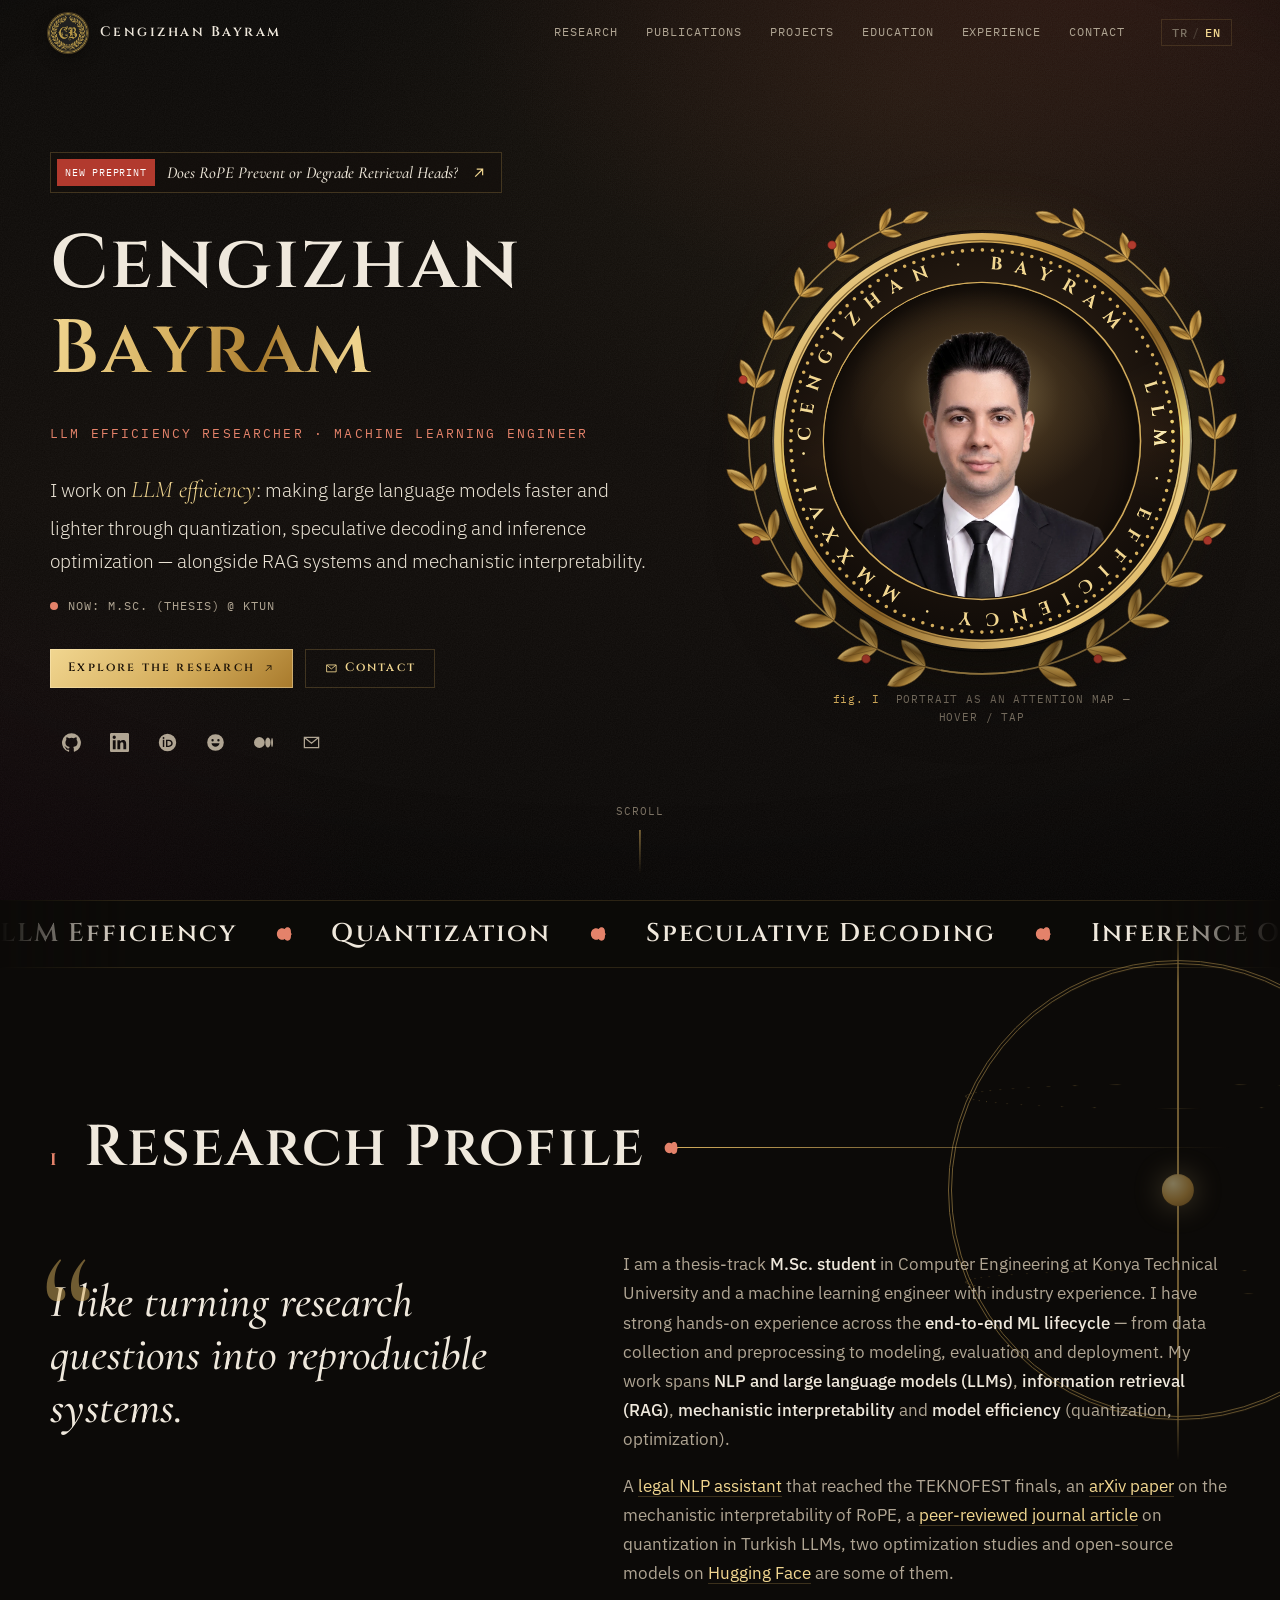
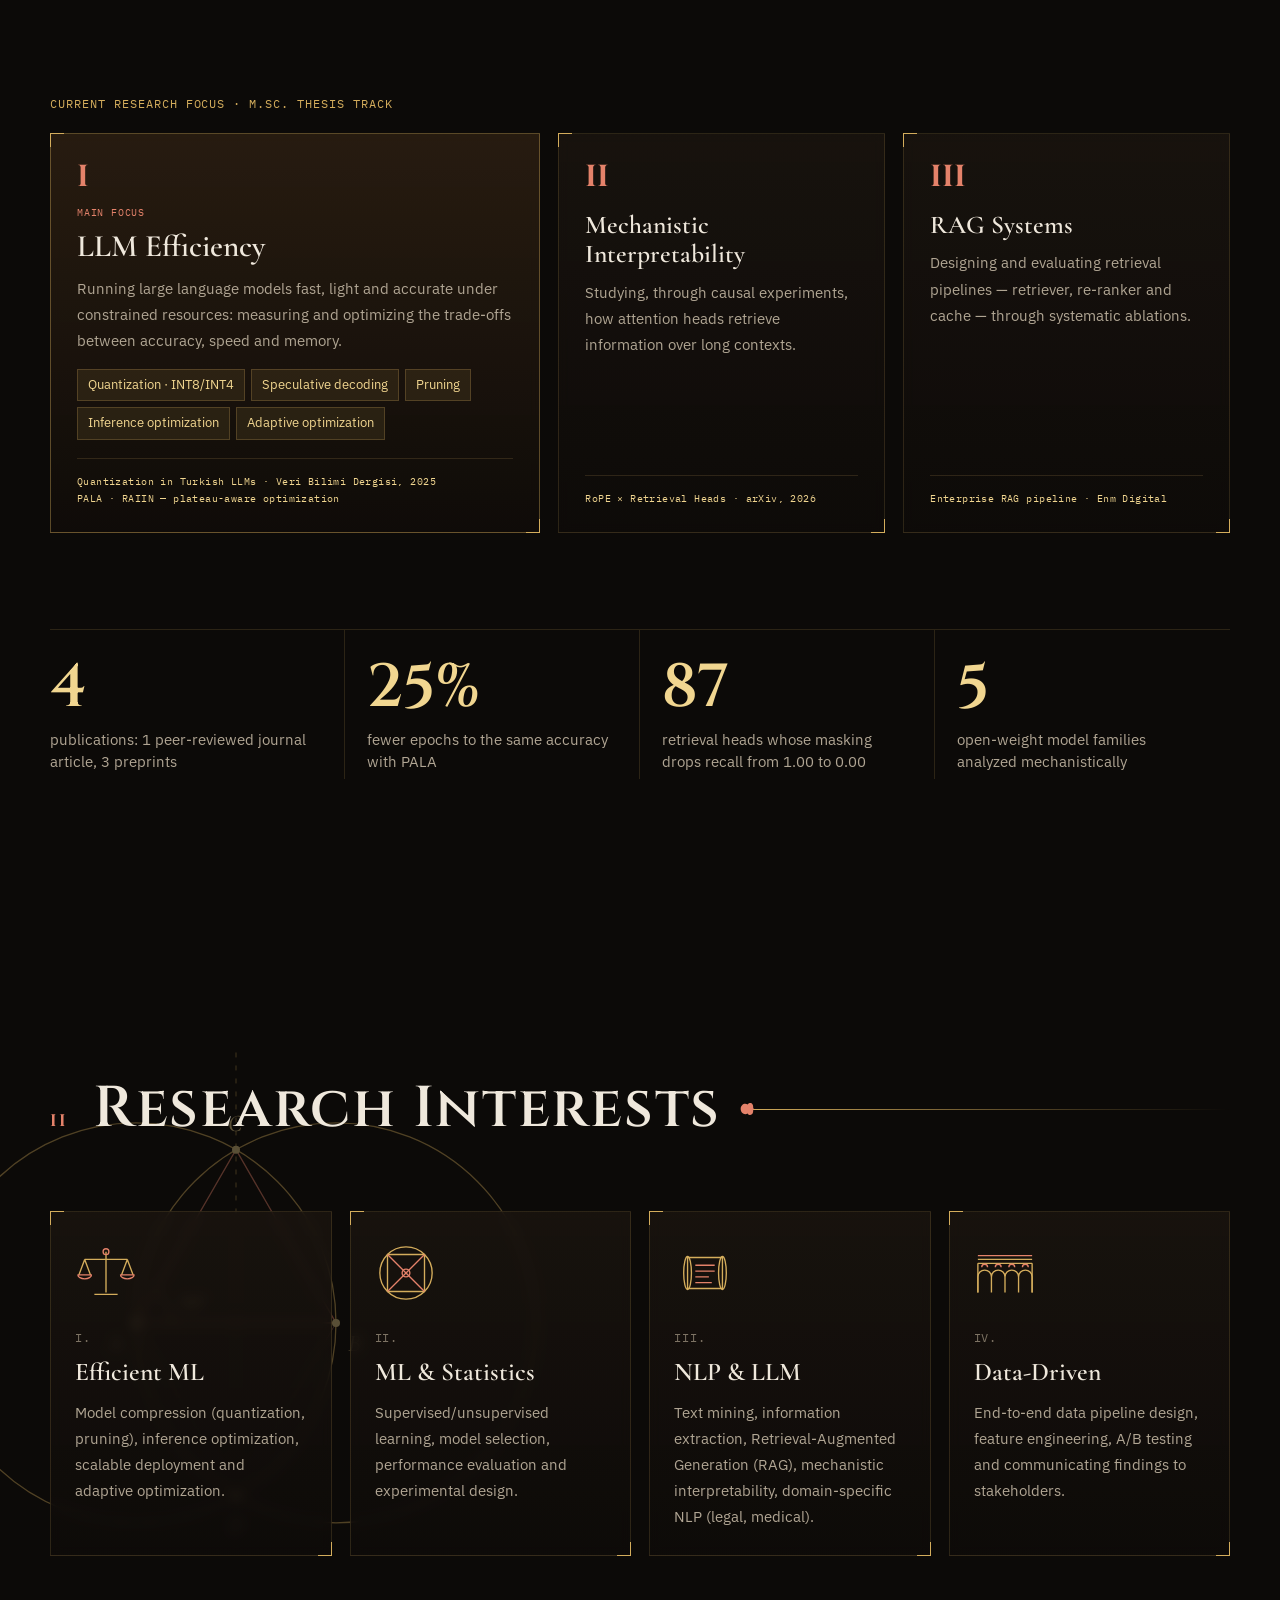
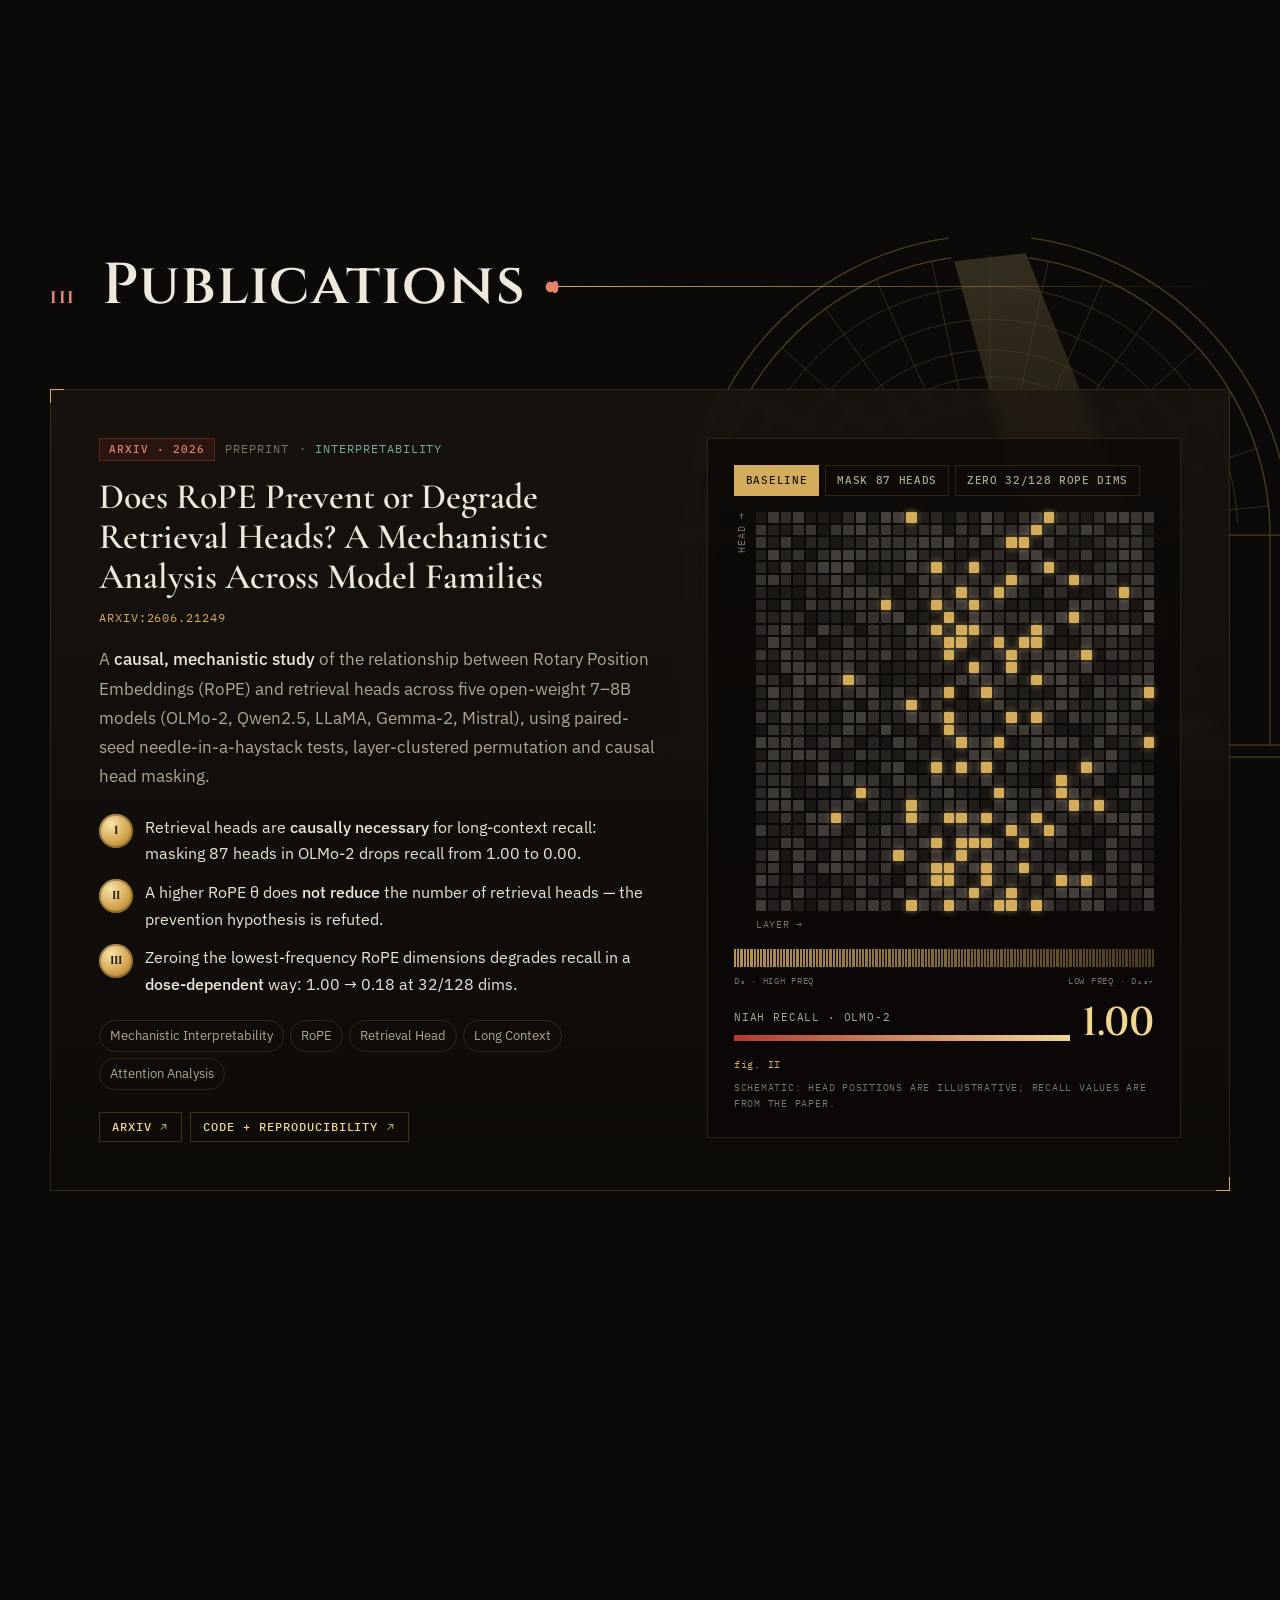
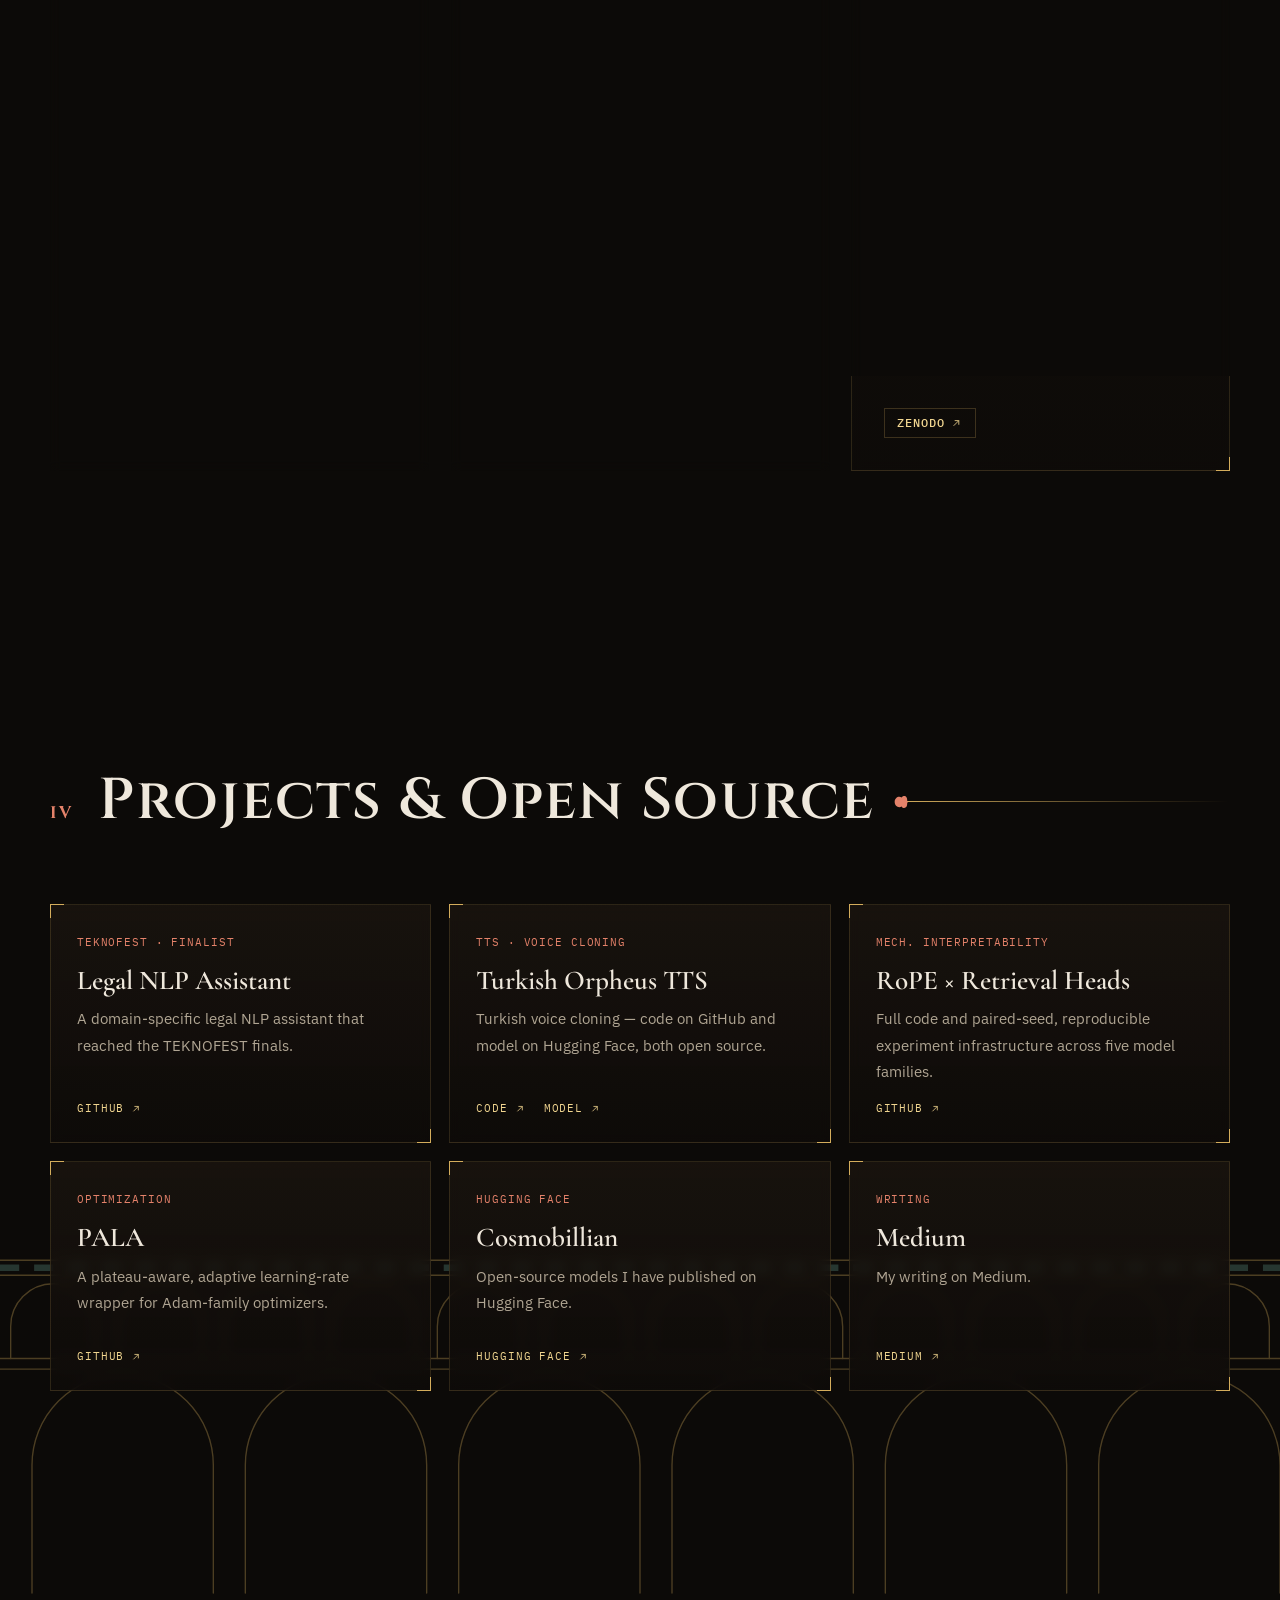
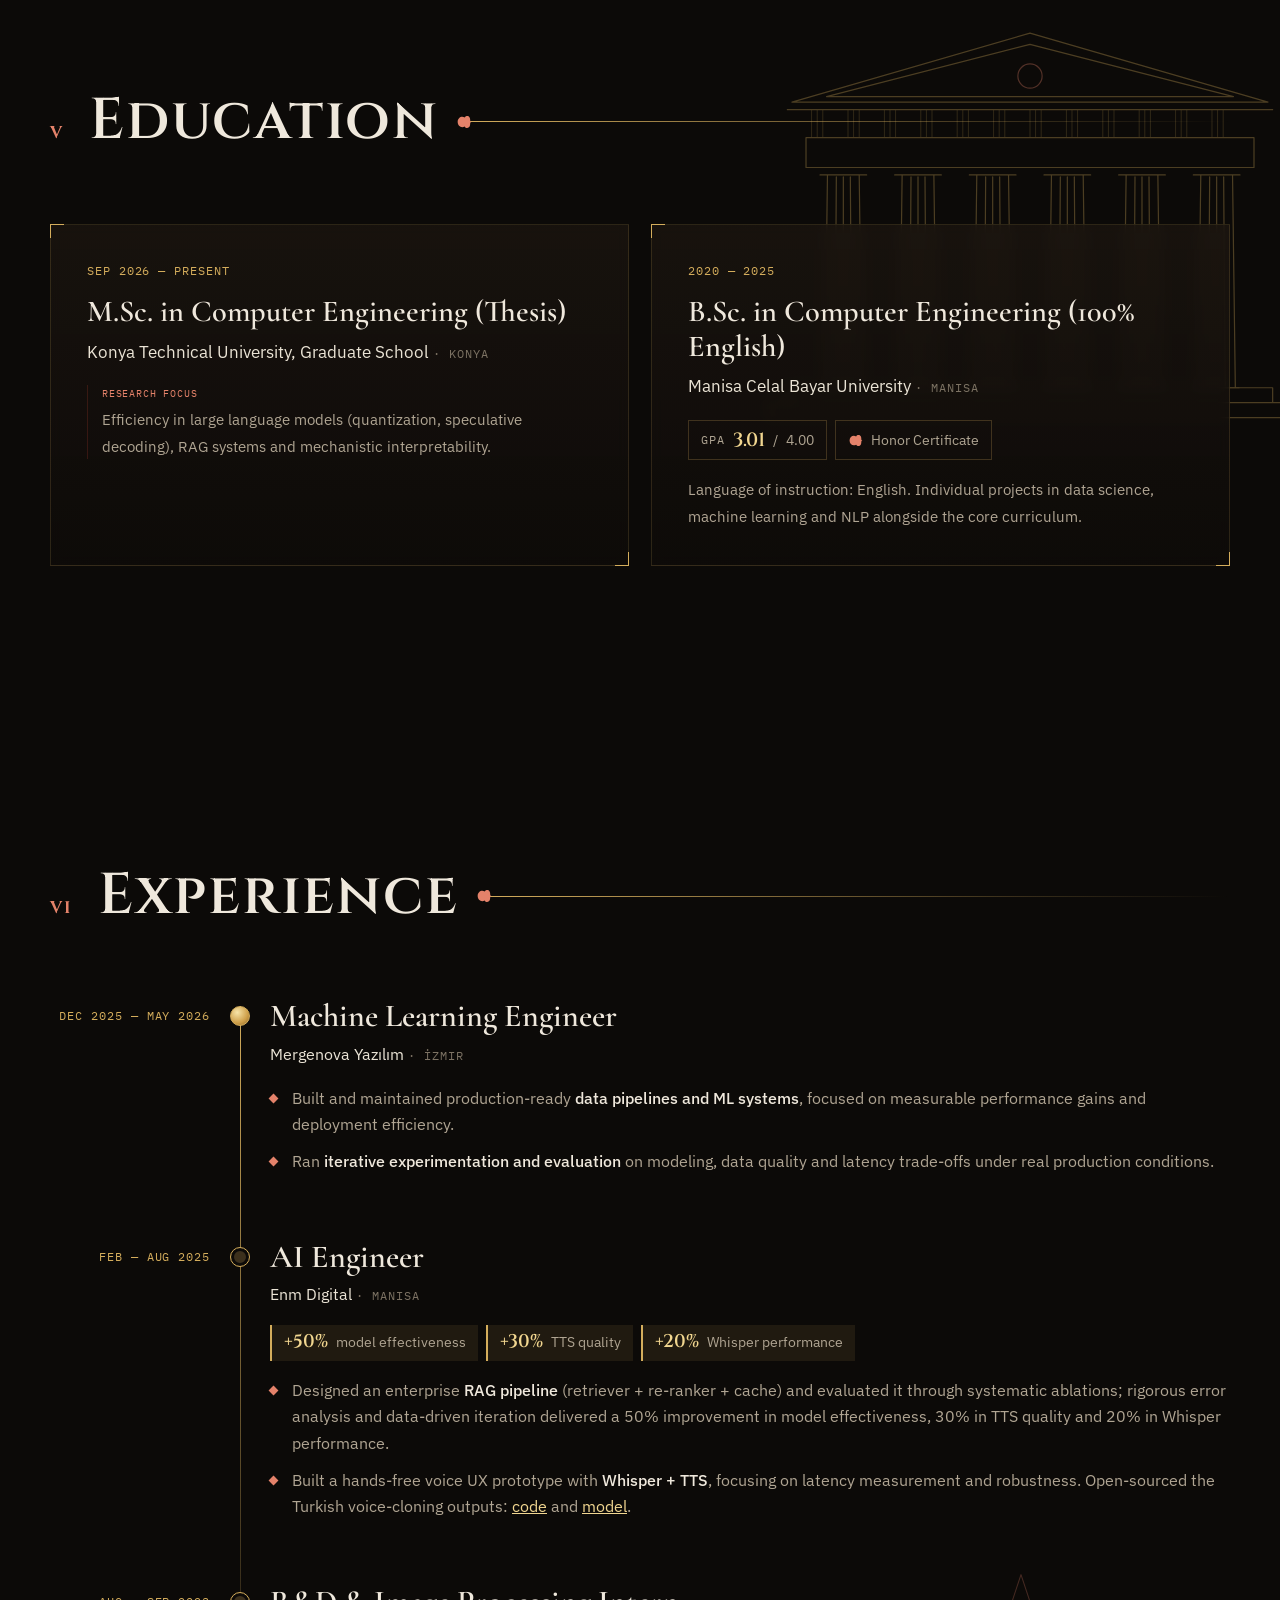
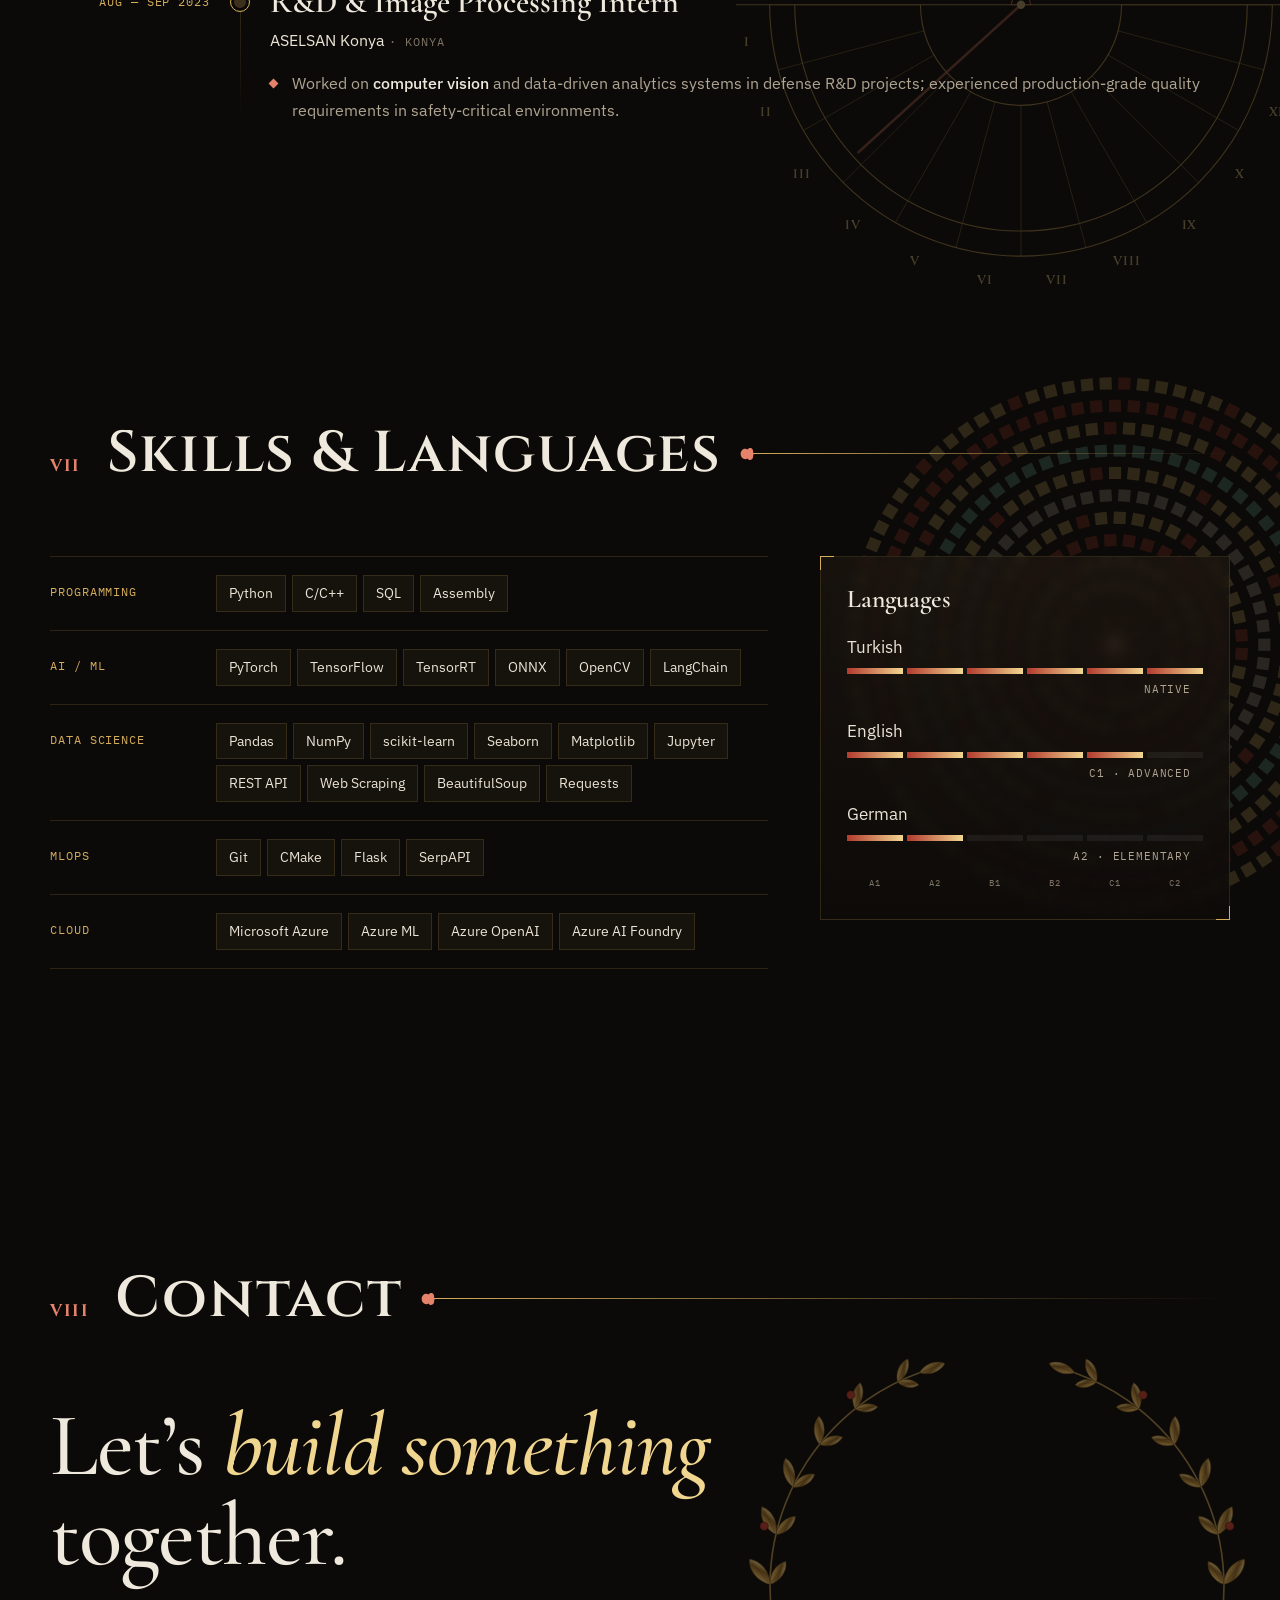
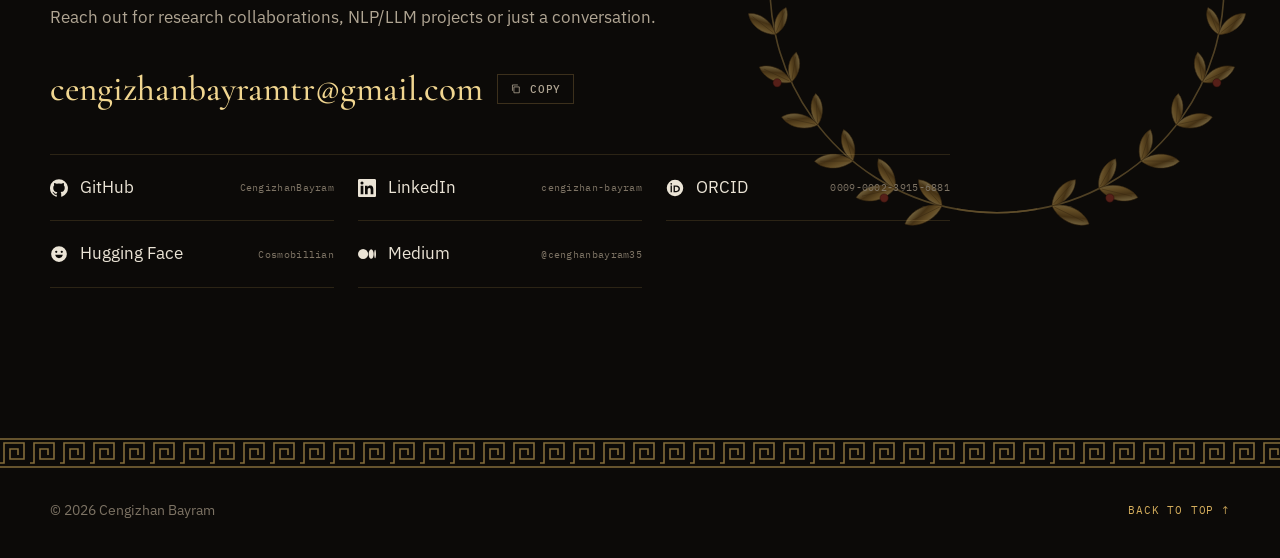
<file: roma/index.html>
<!doctype html>
<html lang="tr" data-lang="tr">
<head>
  <meta charset="utf-8">
  <meta name="viewport" content="width=device-width, initial-scale=1, viewport-fit=cover">
  <meta name="robots" content="noindex">
  <title>Cengizhan Bayram — LLM Efficiency · NLP Research</title>
  <meta name="description" content="Cengizhan Bayram — LLM verimliliği araştırmacısı: nicemleme, speculative decoding, çıkarım optimizasyonu; RAG ve mekanistik yorumlanabilirlik. / LLM efficiency researcher: quantization, speculative decoding, inference optimization; RAG and mechanistic interpretability.">
  <meta name="author" content="Cengizhan Bayram">
  <meta name="theme-color" content="#0c0a08">
  <link rel="canonical" href="https://cengizhanbayram.github.io/">
  <link rel="icon" href="../assets/img/favicon-96.png" sizes="96x96" type="image/png">
  <link rel="icon" href="../assets/img/favicon-32.png" sizes="32x32" type="image/png">
  <link rel="apple-touch-icon" href="../assets/img/apple-touch-icon.png">

  <meta property="og:type" content="profile">
  <meta property="og:title" content="Cengizhan Bayram — LLM Efficiency · NLP Research">
  <meta property="og:description" content="LLM efficiency: quantization, speculative decoding and inference optimization — plus RAG and mechanistic interpretability.">
  <meta property="og:url" content="https://cengizhanbayram.github.io/">
  <meta property="og:image" content="https://cengizhanbayram.github.io/assets/img/portrait.jpg">
  <meta name="twitter:card" content="summary">

  <script>
    (function () {
      var d = document.documentElement, l;
      d.classList.add('js');
      try { l = localStorage.getItem('lang'); } catch (e) {}
      if (l !== 'tr' && l !== 'en') l = /^tr\b/i.test(navigator.language || '') ? 'tr' : 'en';
      d.setAttribute('data-lang', l);
      d.setAttribute('lang', l);
    })();
  </script>

  <link rel="preconnect" href="https://fonts.googleapis.com">
  <link rel="preconnect" href="https://fonts.gstatic.com" crossorigin>
  <link href="https://fonts.googleapis.com/css2?family=Cinzel:wght@500;600;700&family=Cormorant+Garamond:ital,wght@0,400;0,500;0,600;1,400;1,500&family=IBM+Plex+Mono:wght@400;500&family=IBM+Plex+Sans:wght@300;400;500;600&display=swap" rel="stylesheet">
  <link rel="stylesheet" href="../assets/css/style.css">

  <script type="application/ld+json">
  {
    "@context": "https://schema.org",
    "@type": "Person",
    "name": "Cengizhan Bayram",
    "jobTitle": "Machine Learning Engineer",
    "url": "https://cengizhanbayram.github.io/",
    "image": "https://cengizhanbayram.github.io/assets/img/portrait.jpg",
    "email": "mailto:cengizhanbayramtr@gmail.com",
    "address": { "@type": "PostalAddress", "addressLocality": "Konya", "addressCountry": "TR" },
    "affiliation": { "@type": "CollegeOrUniversity", "name": "Konya Technical University" },
    "alumniOf": { "@type": "CollegeOrUniversity", "name": "Manisa Celal Bayar University" },
    "knowsAbout": ["LLM Efficiency", "Quantization", "Speculative Decoding", "Inference Optimization", "Large Language Models", "Retrieval-Augmented Generation", "Mechanistic Interpretability", "Natural Language Processing"],
    "sameAs": [
      "https://github.com/CengizhanBayram",
      "https://www.linkedin.com/in/cengizhan-bayram",
      "https://orcid.org/0009-0002-3915-6881",
      "https://medium.com/@cenghanbayram35",
      "https://huggingface.co/Cosmobillian"
    ]
  }
  </script>
</head>
<body>

<!-- ============ shared SVG defs ============ -->
<svg class="defs" width="0" height="0" aria-hidden="true" focusable="false">
  <defs>
    <!-- hedera: the ivy-leaf word divider of Roman inscriptions -->
    <symbol id="i-hedera" viewBox="-12 -12 24 24">
      <path d="M-9.5 0C-9.5-6.2-3.6-9.6 1-6.6 2.4-9.4 6.6-9.8 8.4-6.8 10.2-3.8 8.2-.6 11 0 8.2.6 10.2 3.8 8.4 6.8 6.6 9.8 2.4 9.4 1 6.6-3.6 9.6-9.5 6.2-9.5 0Z"/>
    </symbol>
    <symbol id="i-github" viewBox="0 0 24 24"><path d="M12 .3a12 12 0 0 0-3.8 23.38c.6.11.82-.26.82-.58l-.02-2.04c-3.34.73-4.04-1.61-4.04-1.61-.55-1.39-1.33-1.76-1.33-1.76-1.09-.74.08-.73.08-.73 1.2.09 1.84 1.24 1.84 1.24 1.07 1.83 2.81 1.3 3.5 1 .1-.78.42-1.31.76-1.61-2.67-.3-5.47-1.33-5.47-5.93 0-1.31.47-2.38 1.24-3.22-.14-.3-.54-1.52.1-3.18 0 0 1.01-.32 3.3 1.23a11.5 11.5 0 0 1 6 0c2.28-1.55 3.29-1.23 3.29-1.23.64 1.66.24 2.88.12 3.18a4.65 4.65 0 0 1 1.23 3.22c0 4.61-2.8 5.63-5.48 5.92.42.36.81 1.1.81 2.22l-.01 3.29c0 .32.21.7.82.58A12 12 0 0 0 12 .3"/></symbol>
    <symbol id="i-linkedin" viewBox="0 0 24 24"><path d="M20.45 20.45h-3.56v-5.57c0-1.33-.02-3.04-1.85-3.04-1.85 0-2.14 1.45-2.14 2.94v5.67H9.35V9h3.41v1.56h.05c.48-.9 1.64-1.85 3.37-1.85 3.6 0 4.27 2.37 4.27 5.46v6.28ZM5.34 7.43a2.06 2.06 0 1 1 0-4.13 2.06 2.06 0 0 1 0 4.13Zm1.78 13.02H3.56V9h3.56v11.45ZM22.22 0H1.77C.79 0 0 .77 0 1.73v20.54C0 23.23.79 24 1.77 24h20.45c.98 0 1.78-.77 1.78-1.73V1.73C24 .77 23.2 0 22.22 0Z"/></symbol>
    <symbol id="i-orcid" viewBox="0 0 24 24"><path fill-rule="evenodd" d="M12 1a11 11 0 1 0 0 22 11 11 0 0 0 0-22ZM7 5.2a1.15 1.15 0 1 0 0 2.3 1.15 1.15 0 0 0 0-2.3ZM6.1 8.6v9h1.8v-9H6.1Zm4 0v9h3.6c3 0 4.9-2 4.9-4.5s-1.9-4.5-4.9-4.5h-3.6Zm1.8 1.6h1.7c2 0 3.1 1.3 3.1 2.9S15.6 16 13.6 16h-1.7v-5.8Z"/></symbol>
    <symbol id="i-medium" viewBox="0 0 24 24"><path d="M13.54 12a6.8 6.8 0 0 1-6.77 6.82A6.8 6.8 0 0 1 0 12a6.8 6.8 0 0 1 6.77-6.82A6.8 6.8 0 0 1 13.54 12Zm7.42 0c0 3.54-1.51 6.42-3.38 6.42-1.87 0-3.39-2.88-3.39-6.42s1.52-6.42 3.39-6.42 3.38 2.88 3.38 6.42ZM24 12c0 3.17-.53 5.75-1.19 5.75-.66 0-1.19-2.58-1.19-5.75s.53-5.75 1.19-5.75C23.47 6.25 24 8.83 24 12Z"/></symbol>
    <symbol id="i-hf" viewBox="0 0 24 24"><path fill-rule="evenodd" d="M12 1.5a10.5 10.5 0 1 0 0 21 10.5 10.5 0 0 0 0-21ZM8.3 7.6a1.5 1.5 0 1 0 0 3 1.5 1.5 0 0 0 0-3Zm7.4 0a1.5 1.5 0 1 0 0 3 1.5 1.5 0 0 0 0-3ZM6.9 13.1c.5 2.6 2.6 4.4 5.1 4.4s4.6-1.8 5.1-4.4H6.9Z"/></symbol>
    <symbol id="i-mail" viewBox="0 0 24 24"><path fill="none" stroke="currentColor" stroke-width="1.6" d="M3 5.5h18v13H3z M3.5 6l8.5 7 8.5-7"/></symbol>
    <symbol id="i-arrow" viewBox="0 0 24 24"><path fill="none" stroke="currentColor" stroke-width="1.6" d="M7 17 17 7M9 7h8v8"/></symbol>
    <symbol id="i-down" viewBox="0 0 24 24"><path fill="none" stroke="currentColor" stroke-width="1.6" d="M12 4v12m-5-5 5 5 5-5M5 20h14"/></symbol>
    <symbol id="i-copy" viewBox="0 0 24 24"><path fill="none" stroke="currentColor" stroke-width="1.6" d="M8 8h11v12H8z M5 16V4h11"/></symbol>

    <linearGradient id="g-gold" x1="0" y1="0" x2="1" y2="1">
      <stop offset="0" stop-color="#f7e4a8"/>
      <stop offset=".32" stop-color="#cfa04a"/>
      <stop offset=".58" stop-color="#8c6426"/>
      <stop offset=".82" stop-color="#ecca7c"/>
      <stop offset="1" stop-color="#a87a2c"/>
    </linearGradient>
    <radialGradient id="g-ivory" cx=".5" cy=".4" r=".65">
      <stop offset="0" stop-color="#fdfaf3"/>
      <stop offset=".75" stop-color="#efe6d4"/>
      <stop offset="1" stop-color="#ddd0b6"/>
    </radialGradient>
    <radialGradient id="g-field" cx=".5" cy=".42" r=".62">
      <stop offset="0" stop-color="#3a2a1a"/>
      <stop offset=".7" stop-color="#1a120c"/>
      <stop offset="1" stop-color="#0e0a07"/>
    </radialGradient>
  </defs>
</svg>

<!-- ============ backdrop ============ -->
<div class="bg-wash" aria-hidden="true"></div>
<div class="grain" aria-hidden="true"></div>
<div class="vignette" aria-hidden="true"></div>

<a class="skip" href="#research"><span lang="tr">İçeriğe geç</span><span lang="en">Skip to content</span></a>

<!-- ============ nav ============ -->
<header class="nav" id="nav">
  <div class="progress" id="progress"></div>
  <div class="nav-inner">
    <a class="brand" href="#top" aria-label="Cengizhan Bayram">
      <img class="brand-coin" src="../assets/img/emblem-128.png" alt="" width="40" height="40">
      <span class="brand-text">Cengizhan Bayram</span>
    </a>
    <nav class="nav-links" id="nav-links" aria-label="Site">
      <a href="#research"><span lang="tr">Araştırma</span><span lang="en">Research</span></a>
      <a href="#publications"><span lang="tr">Yayınlar</span><span lang="en">Publications</span></a>
      <a href="#projects"><span lang="tr">Projeler</span><span lang="en">Projects</span></a>
      <a href="#education"><span lang="tr">Eğitim</span><span lang="en">Education</span></a>
      <a href="#experience"><span lang="tr">Deneyim</span><span lang="en">Experience</span></a>
      <a href="#contact"><span lang="tr">İletişim</span><span lang="en">Contact</span></a>
    </nav>
    <div class="nav-tools">
      <button class="lang" id="lang-toggle" type="button" aria-label="Dil / Language">
        <span data-l="tr">TR</span><span class="lang-sep">/</span><span data-l="en">EN</span>
      </button>
      <button class="burger" id="burger" type="button" aria-label="Menü" aria-expanded="false" aria-controls="nav-links">
        <span></span><span></span>
      </button>
    </div>
  </div>
</header>

<main>

<!-- ============ hero ============ -->
<section class="hero" id="top">
  <div class="wrap hero-grid">
    <div class="hero-text">
      <a class="latest reveal" href="https://arxiv.org/abs/2606.21249" target="_blank" rel="noopener">
        <span class="latest-tag mono"><span lang="tr">Yeni ön baskı</span><span lang="en">New preprint</span></span>
        <span class="latest-title">Does RoPE Prevent or Degrade Retrieval Heads?</span>
        <svg class="ic"><use href="#i-arrow"/></svg>
      </a>

      <h1 class="hero-name" aria-label="Cengizhan Bayram">
        <span class="line split">Cengizhan</span>
        <span class="line split accent">Bayram</span>
      </h1>

      <p class="hero-role mono">
        <span lang="tr" class="scramble">LLM Verimliliği Araştırmacısı · Makine Öğrenmesi Mühendisi</span>
        <span lang="en" class="scramble">LLM Efficiency Researcher · Machine Learning Engineer</span>
      </p>

      <p class="hero-lead reveal">
        <span lang="tr"><em>LLM verimliliği</em> üzerine çalışıyorum: büyük dil modellerini nicemleme, speculative decoding ve çıkarım optimizasyonuyla daha hızlı ve daha hafif hale getirmek. Yanında RAG sistemleri ve mekanistik yorumlanabilirlik.</span>
        <span lang="en">I work on <em>LLM efficiency</em>: making large language models faster and lighter through quantization, speculative decoding and inference optimization — alongside RAG systems and mechanistic interpretability.</span>
      </p>

      <p class="hero-now mono reveal">
        <span class="pulse" aria-hidden="true"></span>
        <span lang="tr">Şu an: Tezli Yüksek Lisans @ KTÜN</span>
        <span lang="en">Now: M.Sc. (thesis) @ KTUN</span>
      </p>

      <div class="hero-cta reveal">
        <a class="btn btn-gold" href="#publications">
          <span lang="tr">Araştırmayı keşfet</span><span lang="en">Explore the research</span>
          <svg class="ic"><use href="#i-arrow"/></svg>
        </a>
        <a class="btn btn-ghost" href="#contact">
          <svg class="ic"><use href="#i-mail"/></svg> <span lang="tr">İletişim</span><span lang="en">Contact</span>
        </a>
      </div>

      <ul class="socials reveal">
        <li><a href="https://github.com/CengizhanBayram" target="_blank" rel="noopener" aria-label="GitHub"><svg class="ic"><use href="#i-github"/></svg></a></li>
        <li><a href="https://www.linkedin.com/in/cengizhan-bayram" target="_blank" rel="noopener" aria-label="LinkedIn"><svg class="ic"><use href="#i-linkedin"/></svg></a></li>
        <li><a href="https://orcid.org/0009-0002-3915-6881" target="_blank" rel="noopener" aria-label="ORCID"><svg class="ic"><use href="#i-orcid"/></svg></a></li>
        <li><a href="https://huggingface.co/Cosmobillian" target="_blank" rel="noopener" aria-label="Hugging Face"><svg class="ic"><use href="#i-hf"/></svg></a></li>
        <li><a href="https://medium.com/@cenghanbayram35" target="_blank" rel="noopener" aria-label="Medium"><svg class="ic"><use href="#i-medium"/></svg></a></li>
        <li><a href="mailto:cengizhanbayramtr@gmail.com" aria-label="E-mail"><svg class="ic"><use href="#i-mail"/></svg></a></li>
      </ul>
    </div>

    <div class="hero-art">
      <div class="coin-wrap" id="coin">
        <svg class="laurel" id="laurel" viewBox="-300 -300 600 600" aria-hidden="true"></svg>

        <div class="coin-tilt"><div class="coin-flip">
        <div class="coin coin-front">
          <svg class="coin-rim" viewBox="0 0 400 400" aria-hidden="true">
            <defs>
              <path id="legend-path" d="M200 200m-164 0a164 164 0 1 1 328 0 164 164 0 1 1-328 0"/>
            </defs>
            <circle cx="200" cy="200" r="198" fill="url(#g-gold)"/>
            <circle cx="200" cy="200" r="191" fill="none" stroke="#5c4018" stroke-width="1.2" opacity=".7"/>
            <circle cx="200" cy="200" r="189" fill="url(#g-field)"/>
            <circle class="beads" cx="200" cy="200" r="182"/>
            <g class="legend-rot">
              <text class="legend"><textPath href="#legend-path" textLength="1020" lengthAdjust="spacing">CENGIZHAN · BAYRAM · LLM · EFFICIENCY · MMXXVI ·</textPath></text>
            </g>
            <circle class="inner-ring" cx="200" cy="200" r="151"/>
          </svg>

          <div class="coin-field">
            <div class="field-halo"></div>
            <canvas class="portrait-dots" id="portrait-dots" aria-hidden="true"></canvas>
            <img class="portrait-img" id="portrait-img" src="../assets/img/portrait-cutout.webp" alt="Cengizhan Bayram" width="900" height="959" decoding="async">
          </div>
          <div class="coin-sheen" aria-hidden="true"></div>
        </div>
          <div class="coin coin-back" aria-hidden="true">
            <svg class="coin-rim" viewBox="0 0 400 400">
              <defs>
                <path id="legend-path-back" d="M200 200m-164 0a164 164 0 1 1 328 0 164 164 0 1 1-328 0"/>
              </defs>
              <circle cx="200" cy="200" r="198" fill="url(#g-gold)"/>
              <circle cx="200" cy="200" r="191" fill="none" stroke="#5c4018" stroke-width="1.2" opacity=".7"/>
              <circle cx="200" cy="200" r="189" fill="url(#g-ivory)"/>
              <circle class="beads" cx="200" cy="200" r="182"/>
              <g class="legend-rot">
                <text class="legend"><textPath href="#legend-path-back" textLength="1020" lengthAdjust="spacing">BEŞİKTAŞ · KARA KARTAL · MCMIII · BEŞİKTAŞ · KARA KARTAL · MCMIII ·</textPath></text>
              </g>
              <circle class="inner-ring" cx="200" cy="200" r="151"/>
              <image class="rev-logo" href="../assets/img/bjk.webp" x="105" y="86" width="190" height="228" preserveAspectRatio="xMidYMid meet"/>
            </svg>
          </div>
        </div></div>
      </div>
      <p class="fig-cap mono">
        <span class="fig-no">fig. I</span>
        <span lang="tr">portre, bir dikkat haritası olarak — üzerine gel / dokun</span>
        <span lang="en">portrait as an attention map — hover / tap</span>
      </p>
    </div>
  </div>

  <a class="scroll-cue mono" href="#research">
    <span lang="tr">kaydır</span><span lang="en">scroll</span>
    <span class="scroll-line"></span>
  </a>
</section>

<!-- ============ marquee ============ -->
<div class="marquee" aria-hidden="true">
  <div class="marquee-track">
    <ul class="marquee-list">
      <li><span lang="tr">LLM Verimliliği</span><span lang="en">LLM Efficiency</span></li>
      <li><span lang="tr">Nicemleme</span><span lang="en">Quantization</span></li>
      <li>Speculative Decoding</li>
      <li><span lang="tr">Çıkarım Optimizasyonu</span><span lang="en">Inference Optimization</span></li>
      <li><span lang="tr">Büyük Dil Modelleri</span><span lang="en">Large Language Models</span></li>
      <li><span lang="tr">Mekanistik Yorumlanabilirlik</span><span lang="en">Mechanistic Interpretability</span></li>
      <li>RAG</li>
      <li><span lang="tr">Doğal Dil İşleme</span><span lang="en">Natural Language Processing</span></li>
    </ul>
  </div>
</div>

<!-- ============ I research profile ============ -->
<section class="section" id="research" data-art="armillary">
  <div class="wrap">
    <header class="sec-head reveal">
      <span class="sec-idx">I</span>
      <h2 class="sec-title"><span lang="tr">Araştırma Profili</span><span lang="en">Research Profile</span></h2>
      <span class="sec-line"><svg><use href="#i-hedera"/></svg></span>
    </header>

    <div class="about-grid">
      <blockquote class="pull reveal">
        <span class="pull-mark" aria-hidden="true">“</span>
        <span lang="tr">Araştırma sorularını tekrarlanabilir sistemlere dönüştürmeyi seviyorum.</span>
        <span lang="en">I like turning research questions into reproducible systems.</span>
      </blockquote>

      <div class="about-text reveal">
        <p lang="tr">Konya Teknik Üniversitesi Bilgisayar Mühendisliği <strong>tezli yüksek lisans</strong> öğrencisi ve sektör deneyimine sahip bir makine öğrenmesi mühendisiyim. Veri toplama ve ön işlemeden modellemeye, değerlendirmeye ve canlıya almaya kadar <strong>uçtan uca makine öğrenmesi süreçlerinde</strong> güçlü uygulama deneyimim var. Çalışmalarım <strong>NLP ve büyük dil modelleri (LLM)</strong>, <strong>bilgi erişimi (RAG)</strong>, <strong>mekanistik yorumlanabilirlik</strong> ve <strong>model verimliliği</strong> (nicemleme, optimizasyon) alanlarını kapsıyor.</p>
        <p lang="tr">TEKNOFEST finaline kalan bir <a href="https://github.com/CengizhanBayram/TeknofestHackathonLawLanguageMotion" target="_blank" rel="noopener">hukuk NLP asistanı</a>, RoPE’nin mekanistik yorumlanabilirliği üzerine bir <a href="https://arxiv.org/abs/2606.21249" target="_blank" rel="noopener">arXiv makalesi</a>, Türkçe LLM’lerde nicemleme üzerine <a href="https://dergipark.org.tr/tr/pub/veri/article/1837255" target="_blank" rel="noopener">hakemli bir dergi makalesi</a>, iki optimizasyon çalışması ve <a href="https://huggingface.co/Cosmobillian" target="_blank" rel="noopener">Hugging Face</a> üzerinde açık kaynak modeller bunlardan bazıları.</p>

        <p lang="en">I am a thesis-track <strong>M.Sc. student</strong> in Computer Engineering at Konya Technical University and a machine learning engineer with industry experience. I have strong hands-on experience across the <strong>end-to-end ML lifecycle</strong> — from data collection and preprocessing to modeling, evaluation and deployment. My work spans <strong>NLP and large language models (LLMs)</strong>, <strong>information retrieval (RAG)</strong>, <strong>mechanistic interpretability</strong> and <strong>model efficiency</strong> (quantization, optimization).</p>
        <p lang="en">A <a href="https://github.com/CengizhanBayram/TeknofestHackathonLawLanguageMotion" target="_blank" rel="noopener">legal NLP assistant</a> that reached the TEKNOFEST finals, an <a href="https://arxiv.org/abs/2606.21249" target="_blank" rel="noopener">arXiv paper</a> on the mechanistic interpretability of RoPE, a <a href="https://dergipark.org.tr/tr/pub/veri/article/1837255" target="_blank" rel="noopener">peer-reviewed journal article</a> on quantization in Turkish LLMs, two optimization studies and open-source models on <a href="https://huggingface.co/Cosmobillian" target="_blank" rel="noopener">Hugging Face</a> are some of them.</p>
      </div>
    </div>

    <div class="focus">
      <p class="focus-head mono reveal"><span lang="tr">Güncel araştırma odağı · tezli yüksek lisans</span><span lang="en">Current research focus · M.Sc. thesis track</span></p>
      <div class="focus-grid">
        <a class="pillar pillar-main card reveal" href="#pub-quant">
          <span class="pillar-num">I</span>
          <span class="pillar-kicker mono"><span lang="tr">Ana odak</span><span lang="en">Main focus</span></span>
          <h3><span lang="tr">LLM Verimliliği</span><span lang="en">LLM Efficiency</span></h3>
          <p lang="tr">Büyük dil modellerini kısıtlı kaynaklarda hızlı, hafif ve doğru çalıştırmak: doğruluk, hız ve bellek arasındaki dengeleri ölçmek ve optimize etmek.</p>
          <p lang="en">Running large language models fast, light and accurate under constrained resources: measuring and optimizing the trade-offs between accuracy, speed and memory.</p>
          <ul class="pillar-topics">
            <li><span lang="tr">Nicemleme</span><span lang="en">Quantization</span> · INT8/INT4</li>
            <li>Speculative decoding</li>
            <li><span lang="tr">Budama</span><span lang="en">Pruning</span></li>
            <li><span lang="tr">Çıkarım optimizasyonu</span><span lang="en">Inference optimization</span></li>
            <li><span lang="tr">Uyarlanabilir optimizasyon</span><span lang="en">Adaptive optimization</span></li>
          </ul>
          <span class="pillar-ref mono">
            <span lang="tr">Türkçe LLM’lerde nicemleme · Veri Bilimi Dergisi, 2025</span><span lang="en">Quantization in Turkish LLMs · Veri Bilimi Dergisi, 2025</span><br>
            PALA · RAIIN — <span lang="tr">platoya duyarlı optimizasyon</span><span lang="en">plateau-aware optimization</span>
          </span>
        </a>
        <a class="pillar card reveal" href="#pub-rope">
          <span class="pillar-num">II</span>
          <h3><span lang="tr">Mekanistik Yorumlanabilirlik</span><span lang="en">Mechanistic Interpretability</span></h3>
          <p lang="tr">Dikkat head’lerinin uzun bağlamda bilgiyi nasıl geri çağırdığını nedensel deneylerle incelemek.</p>
          <p lang="en">Studying, through causal experiments, how attention heads retrieve information over long contexts.</p>
          <span class="pillar-ref mono">RoPE × Retrieval Heads · arXiv, 2026</span>
        </a>
        <a class="pillar card reveal" href="#experience">
          <span class="pillar-num">III</span>
          <h3><span lang="tr">RAG Sistemleri</span><span lang="en">RAG Systems</span></h3>
          <p lang="tr">Retriever, re-ranker ve önbellekten oluşan erişim hatlarını sistematik ablasyonlarla tasarlamak ve değerlendirmek.</p>
          <p lang="en">Designing and evaluating retrieval pipelines — retriever, re-ranker and cache — through systematic ablations.</p>
          <span class="pillar-ref mono"><span lang="tr">Kurumsal RAG hattı · Enm Digital</span><span lang="en">Enterprise RAG pipeline · Enm Digital</span></span>
        </a>
      </div>
    </div>

    <ul class="stats">
      <li class="stat reveal">
        <span class="stat-num"><span class="count" data-to="4">4</span></span>
        <span class="stat-label">
          <span lang="tr">yayın: 1 hakemli dergi makalesi, 3 ön baskı</span>
          <span lang="en">publications: 1 peer-reviewed journal article, 3 preprints</span>
        </span>
      </li>
      <li class="stat reveal">
        <span class="stat-num"><span lang="tr">%</span><span class="count" data-to="25">25</span><span lang="en">%</span></span>
        <span class="stat-label">
          <span lang="tr">PALA ile aynı doğruluğa daha az epoch</span>
          <span lang="en">fewer epochs to the same accuracy with PALA</span>
        </span>
      </li>
      <li class="stat reveal">
        <span class="stat-num"><span class="count" data-to="87">87</span></span>
        <span class="stat-label">
          <span lang="tr">maskelenince hatırlamayı 1,00’dan 0,00’a düşüren retrieval head</span>
          <span lang="en">retrieval heads whose masking drops recall from 1.00 to 0.00</span>
        </span>
      </li>
      <li class="stat reveal">
        <span class="stat-num"><span class="count" data-to="5">5</span></span>
        <span class="stat-label">
          <span lang="tr">mekanistik olarak incelenen açık ağırlıklı model ailesi</span>
          <span lang="en">open-weight model families analyzed mechanistically</span>
        </span>
      </li>
    </ul>
  </div>
</section>

<!-- ============ II research interests ============ -->
<section class="section" id="interests" data-art="euclid">
  <div class="wrap">
    <header class="sec-head reveal">
      <span class="sec-idx">II</span>
      <h2 class="sec-title"><span lang="tr">Araştırma İlgi Alanları</span><span lang="en">Research Interests</span></h2>
      <span class="sec-line"><svg><use href="#i-hedera"/></svg></span>
    </header>

    <div class="interests">
      <article class="interest card reveal">
        <!-- libra: a balance, for accuracy / memory / speed trade-offs -->
        <svg class="glyph" viewBox="0 0 64 64" aria-hidden="true">
          <path d="M32 10v42M20 54h24M10 18h44"/>
          <path d="M10 18 4 34M10 18l6 16M54 18l-6 16M54 18l6 16"/>
          <path class="g-accent" d="M3 34a7 4 0 0 0 14 0ZM47 34a7 4 0 0 0 14 0Z"/>
          <circle class="g-accent" cx="32" cy="10" r="3"/>
        </svg>
        <p class="card-idx mono">i.</p>
        <h3><span lang="tr">Verimli MÖ</span><span lang="en">Efficient ML</span></h3>
        <p lang="tr">Model sıkıştırma (nicemleme, budama), çıkarım optimizasyonu, ölçeklenebilir dağıtım ve uyarlanabilir optimizasyon.</p>
        <p lang="en">Model compression (quantization, pruning), inference optimization, scalable deployment and adaptive optimization.</p>
      </article>
      <article class="interest card reveal">
        <!-- ad quadratum: circle, square and their diagonals -->
        <svg class="glyph" viewBox="0 0 64 64" aria-hidden="true">
          <circle cx="32" cy="32" r="27"/>
          <rect x="12.9" y="12.9" width="38.2" height="38.2"/>
          <path class="g-accent" d="M12.9 12.9 51.1 51.1M51.1 12.9 12.9 51.1"/>
          <circle class="g-accent" cx="32" cy="32" r="4"/>
        </svg>
        <p class="card-idx mono">ii.</p>
        <h3><span lang="tr">MÖ &amp; İstatistik</span><span lang="en">ML &amp; Statistics</span></h3>
        <p lang="tr">Denetimli/denetimsiz öğrenme, model seçimi, performans değerlendirme ve deney tasarımı.</p>
        <p lang="en">Supervised/unsupervised learning, model selection, performance evaluation and experimental design.</p>
      </article>
      <article class="interest card reveal">
        <!-- volumen: an open scroll -->
        <svg class="glyph" viewBox="0 0 64 64" aria-hidden="true">
          <rect x="14" y="16" width="36" height="32"/>
          <ellipse cx="14" cy="32" rx="4" ry="17"/>
          <ellipse cx="50" cy="32" rx="4" ry="17"/>
          <path class="g-accent" d="M22 24h20M22 30h20M22 36h14M22 42h17"/>
        </svg>
        <p class="card-idx mono">iii.</p>
        <h3>NLP &amp; LLM</h3>
        <p lang="tr">Metin madenciliği, bilgi çıkarımı, Erişimle Zenginleştirilmiş Üretim (RAG), mekanistik yorumlanabilirlik, alana özgü NLP (hukuk, tıp).</p>
        <p lang="en">Text mining, information extraction, Retrieval-Augmented Generation (RAG), mechanistic interpretability, domain-specific NLP (legal, medical).</p>
      </article>
      <article class="interest card reveal">
        <!-- aqueduct: the original data pipeline -->
        <svg class="glyph" viewBox="0 0 64 64" aria-hidden="true">
          <path d="M4 18h56M4 22h56M4 52V22M60 52V22"/>
          <path d="M4 52V36a7 7 0 0 1 14 0v16M18 52V36a7 7 0 0 1 14 0v16M32 52V36a7 7 0 0 1 14 0v16M46 52V36a7 7 0 0 1 14 0v16"/>
          <path class="g-accent" d="M4 14h56"/>
          <path class="g-accent" d="M8 26a3 3 0 0 1 6 0M22 26a3 3 0 0 1 6 0M36 26a3 3 0 0 1 6 0M50 26a3 3 0 0 1 6 0"/>
        </svg>
        <p class="card-idx mono">iv.</p>
        <h3><span lang="tr">Veri Odaklı</span><span lang="en">Data-Driven</span></h3>
        <p lang="tr">Uçtan uca veri hattı tasarımı, öznitelik mühendisliği, A/B testleri ve bulguların paydaşlara aktarılması.</p>
        <p lang="en">End-to-end data pipeline design, feature engineering, A/B testing and communicating findings to stakeholders.</p>
      </article>
    </div>
  </div>
</section>

<!-- ============ III publications ============ -->
<section class="section" id="publications" data-art="dome">
  <div class="wrap">
    <header class="sec-head reveal">
      <span class="sec-idx">III</span>
      <h2 class="sec-title"><span lang="tr">Yayınlar</span><span lang="en">Publications</span></h2>
      <span class="sec-line"><svg><use href="#i-hedera"/></svg></span>
    </header>

    <!-- featured: RoPE -->
    <article class="pub-featured card reveal" id="pub-rope">
      <div class="pub-main">
        <p class="pub-meta mono">
          <span class="tag tag-red">arXiv · 2026</span>
          <span lang="tr">Ön baskı</span><span lang="en">Preprint</span>
          <span class="topic"><span lang="tr">Yorumlanabilirlik</span><span lang="en">Interpretability</span></span>
        </p>
        <h3 class="pub-title">Does RoPE Prevent or Degrade Retrieval Heads? A Mechanistic Analysis Across Model Families</h3>
        <p class="pub-venue mono">arXiv:2606.21249</p>

        <p class="pub-abs" lang="tr">Döner Konum Gömmeleri (RoPE) ile retrieval head’ler arasındaki ilişkiye dair, beş açık ağırlıklı 7–8B model (OLMo-2, Qwen2.5, LLaMA, Gemma-2, Mistral) üzerinde <strong>nedensel, mekanistik bir çalışma</strong>: eşleştirilmiş tohumlu needle-in-a-haystack testleri, katman kümeli permütasyon ve nedensel head maskeleme.</p>
        <p class="pub-abs" lang="en">A <strong>causal, mechanistic study</strong> of the relationship between Rotary Position Embeddings (RoPE) and retrieval heads across five open-weight 7–8B models (OLMo-2, Qwen2.5, LLaMA, Gemma-2, Mistral), using paired-seed needle-in-a-haystack tests, layer-clustered permutation and causal head masking.</p>

        <ol class="findings">
          <li>
            <span class="f-n">I</span>
            <p lang="tr">Retrieval head’ler uzun bağlamda hatırlama için <strong>nedensel olarak zorunlu</strong>: OLMo-2’de 87 head maskelendiğinde hatırlama 1,00’dan 0,00’a düşüyor.</p>
            <p lang="en">Retrieval heads are <strong>causally necessary</strong> for long-context recall: masking 87 heads in OLMo-2 drops recall from 1.00 to 0.00.</p>
          </li>
          <li>
            <span class="f-n">II</span>
            <p lang="tr">Daha yüksek RoPE θ retrieval head sayısını <strong>azaltmıyor</strong> — önleme hipotezi çürütüldü.</p>
            <p lang="en">A higher RoPE θ does <strong>not reduce</strong> the number of retrieval heads — the prevention hypothesis is refuted.</p>
          </li>
          <li>
            <span class="f-n">III</span>
            <p lang="tr">En düşük frekanslı RoPE boyutlarının sıfırlanması hatırlamayı <strong>doza bağlı</strong> biçimde düşürüyor: 32/128 boyutta 1,00 → 0,18.</p>
            <p lang="en">Zeroing the lowest-frequency RoPE dimensions degrades recall in a <strong>dose-dependent</strong> way: 1.00 → 0.18 at 32/128 dims.</p>
          </li>
        </ol>

        <ul class="kw">
          <li><span lang="tr">Mekanistik Yorumlanabilirlik</span><span lang="en">Mechanistic Interpretability</span></li>
          <li>RoPE</li><li>Retrieval Head</li>
          <li><span lang="tr">Uzun Bağlam</span><span lang="en">Long Context</span></li>
          <li><span lang="tr">Dikkat Analizi</span><span lang="en">Attention Analysis</span></li>
        </ul>

        <div class="pub-links">
          <a class="link-chip" href="https://arxiv.org/abs/2606.21249" target="_blank" rel="noopener">arXiv <svg class="ic"><use href="#i-arrow"/></svg></a>
          <a class="link-chip" href="https://github.com/CengizhanBayram/Does-RoPE-Prevent-or-Degrade-Retrieval-Heads-A-Mechanistic-Analysis-Across-Model-Families" target="_blank" rel="noopener">
            <span lang="tr">Kod + tekrarlanabilirlik</span><span lang="en">Code + reproducibility</span> <svg class="ic"><use href="#i-arrow"/></svg>
          </a>
        </div>
      </div>

      <figure class="fig-rope" id="fig-rope">
        <div class="fig-tabs" role="group" aria-label="Ablation">
          <button type="button" data-mode="base" aria-pressed="true"><span lang="tr">Temel</span><span lang="en">Baseline</span></button>
          <button type="button" data-mode="mask" aria-pressed="false"><span lang="tr">87 head’i maskele</span><span lang="en">Mask 87 heads</span></button>
          <button type="button" data-mode="rope" aria-pressed="false"><span lang="tr">32/128 RoPE boyutunu sıfırla</span><span lang="en">Zero 32/128 RoPE dims</span></button>
        </div>

        <div class="fig-plot">
          <span class="axis-y mono">head →</span>
          <div class="head-grid" id="head-grid" aria-hidden="true"></div>
          <span class="axis-x mono"><span lang="tr">katman →</span><span lang="en">layer →</span></span>
        </div>

        <div class="dims">
          <div class="dims-strip" id="dims-strip" aria-hidden="true"></div>
          <div class="dims-legend mono">
            <span>d₀ · <span lang="tr">yüksek frekans</span><span lang="en">high freq</span></span>
            <span><span lang="tr">düşük frekans</span><span lang="en">low freq</span> · d₁₂₇</span>
          </div>
        </div>

        <div class="recall">
          <span class="recall-label mono">NIAH recall · OLMo-2</span>
          <span class="recall-num" id="recall-num" aria-live="polite">1.00</span>
          <span class="recall-bar"><span id="recall-bar"></span></span>
        </div>

        <figcaption class="mono">
          <span class="fig-no">fig. II</span>
          <span lang="tr">Şematik: head konumları temsilîdir; recall değerleri makaleden alınmıştır.</span>
          <span lang="en">Schematic: head positions are illustrative; recall values are from the paper.</span>
        </figcaption>
      </figure>
    </article>

    <div class="pub-grid">
      <!-- journal -->
      <article class="pub-card card reveal" id="pub-quant">
        <p class="pub-meta mono">
          <span class="tag tag-gold"><span lang="tr">Hakemli dergi</span><span lang="en">Peer-reviewed</span></span>
          2025
          <span class="topic"><span lang="tr">LLM verimliliği</span><span lang="en">LLM efficiency</span></span>
        </p>
        <h3 class="pub-title sm">Türkçe LLM’lerde Nicemleme Dengelemesi: Doğruluk, Hız ve Bellek Kullanımı Üzerine Bir Değerlendirme</h3>
        <p class="pub-trans" lang="en">Quantization Trade-offs in Turkish LLMs: An Evaluation of Accuracy, Speed and Memory Usage</p>
        <p class="pub-venue mono"><em>Veri Bilimi Dergisi</em>, 8(2), 70–80</p>
        <p class="pub-authors"><strong>Bayram, C.</strong>, Turan, C. A., Kürkçüoğlu, F., &amp; Altıntaş, V.</p>

        <div class="viz-bits" aria-hidden="true">
          <div class="bits-row"><span class="mono">FP16</span><span class="bits" style="--n:16"></span></div>
          <div class="bits-row"><span class="mono">INT8</span><span class="bits" style="--n:8"></span></div>
          <div class="bits-row"><span class="mono">INT4</span><span class="bits" style="--n:4"></span></div>
          <p class="viz-note mono"><span lang="tr">ağırlık başına bit</span><span lang="en">bits per weight</span></p>
        </div>

        <p lang="tr">Bir Türkçe LLM üzerinde eğitim sonrası, yalnızca ağırlık nicemlemenin (INT8/INT4) sistematik deneysel analizi. INT4, kısıtlı kaynaklı ortamlarda bellek verimliliği ile kabul edilebilir doğruluk arasında dengeli bir seçenek; INT8 bazı sınıflandırma görevlerinde rekabetçi doğruluğu koruyabiliyor, ancak donanım/yazılım yapılandırmasına bağlı olarak hız dezavantajı gösterebiliyor.</p>
        <p lang="en">A systematic experimental analysis of post-training, weight-only quantization (INT8/INT4) on a Turkish LLM. INT4 offers a balanced option between memory efficiency and acceptable accuracy in resource-constrained settings; INT8 can retain competitive accuracy on some classification tasks but may show a speed penalty depending on the hardware/software configuration.</p>

        <div class="pub-links">
          <a class="link-chip" href="https://dergipark.org.tr/tr/pub/veri/article/1837255" target="_blank" rel="noopener">DergiPark <svg class="ic"><use href="#i-arrow"/></svg></a>
        </div>
      </article>

      <!-- PALA -->
      <article class="pub-card card reveal">
        <p class="pub-meta mono">
          <span class="tag tag-red">Zenodo · 2026</span>
          <span lang="tr">Ön baskı</span><span lang="en">Preprint</span>
          <span class="topic"><span lang="tr">Eğitim verimliliği</span><span lang="en">Training efficiency</span></span>
        </p>
        <h3 class="pub-title sm">PALA: Plateau-Aware Learning with Adaptive Memory</h3>

        <div class="viz-bars" aria-hidden="true">
          <div class="bar-row"><span class="mono">ReduceLROnPlateau</span><span class="bar" style="--v:1"><b>100</b></span></div>
          <div class="bar-row hl"><span class="mono">PALA</span><span class="bar" style="--v:.75"><b>75</b></span></div>
          <p class="viz-note mono"><span lang="tr">aynı nihai doğruluğa ort. epoch</span><span lang="en">mean epochs to the same final accuracy</span></p>
        </div>

        <ul class="plateaus mono" aria-label="Plateau types"><li>SADDLE</li><li>FLAT</li><li>SHARP</li></ul>

        <p lang="tr">Adam ailesi optimize ediciler için, eğitim platosunun türünü SNR güdümlü gradyan istatistikleriyle teşhis eden ve geometriye uyarlanmış kosinüs öğrenme oranı sıçramalarıyla yanıt veren bir sarmalayıcı; ilgi bölgesi (ROI) belleği sonraki taban seçimini yönlendiriyor. Zamanlamaya özgü hiperparametre ayarı gerektirmiyor; CIFAR-100 ve STL-10’da yalın Adam’ı <strong>+3,8 yp</strong> geride bırakıyor.</p>
        <p lang="en">A wrapper for Adam-family optimizers that diagnoses the type of training plateau from SNR-driven gradient statistics and responds with geometry-adapted cosine learning-rate bursts; a region-of-interest (ROI) memory guides subsequent base selection. Needs no schedule-specific hyperparameter tuning and beats vanilla Adam by <strong>+3.8 pp</strong> on CIFAR-100 and STL-10.</p>

        <div class="pub-links">
          <a class="link-chip" href="https://zenodo.org/records/20580454" target="_blank" rel="noopener">Zenodo <svg class="ic"><use href="#i-arrow"/></svg></a>
          <a class="link-chip" href="https://github.com/CengizhanBayram/pala_algorithm" target="_blank" rel="noopener">GitHub <svg class="ic"><use href="#i-arrow"/></svg></a>
        </div>
      </article>

      <!-- RAIIN -->
      <article class="pub-card card reveal">
        <p class="pub-meta mono">
          <span class="tag tag-red">Zenodo · 2025</span>
          <span lang="tr">Ön baskı</span><span lang="en">Preprint</span>
          <span class="topic"><span lang="tr">Eğitim verimliliği</span><span lang="en">Training efficiency</span></span>
        </p>
        <h3 class="pub-title sm">RAIIN: Plateau-Aware Hyperparameter Search for Adam</h3>

        <div class="viz-dots" aria-hidden="true">
          <div class="dots-row">
            <span class="mono"><span lang="tr">kayıp</span><span lang="en">loss</span></span>
            <span class="dset on"></span><span class="dset on"></span><span class="dset on"></span><span class="dset on"></span><span class="dset on"></span><span class="dset on"></span><span class="dset"></span><span class="dset"></span>
            <b class="mono">6/8</b>
          </div>
          <div class="dots-row">
            <span class="mono"><span lang="tr">doğruluk</span><span lang="en">accuracy</span></span>
            <span class="dset on"></span><span class="dset on"></span><span class="dset on"></span><span class="dset on"></span><span class="dset on"></span><span class="dset on"></span><span class="dset"></span><span class="dset"></span>
            <b class="mono">6/8</b>
          </div>
          <p class="viz-note mono"><span lang="tr">iyileşen veri seti sayısı</span><span lang="en">datasets improved</span></p>
        </div>

        <p lang="tr">Eğitim platolarından kaçmak için Adam üzerine kurulu, <strong>doğrulama güdümlü bir yerel arama</strong> yöntemi. En iyi doğrulama kaybı ve doğruluk 8 veri setinin 6’sında iyileşti (ort. Δkayıp ≈ 0,0172; Δdoğruluk ≈ 0,49 yp). Deney tasarımı, ablasyon çalışmaları ve çok sayıda veri seti üzerinde titiz nicel değerlendirme.</p>
        <p lang="en">A <strong>validation-driven local search</strong> method built on Adam to escape training plateaus. Best validation loss and accuracy improved on 6 of 8 datasets (avg. Δloss ≈ 0.0172; Δacc ≈ 0.49 pp). Experimental design, ablation studies and rigorous quantitative evaluation across many datasets.</p>

        <div class="pub-links">
          <a class="link-chip" href="https://zenodo.org/records/18076853" target="_blank" rel="noopener">Zenodo <svg class="ic"><use href="#i-arrow"/></svg></a>
        </div>
      </article>
    </div>
  </div>
</section>

<!-- ============ IV projects ============ -->
<section class="section" id="projects" data-art="aqueduct">
  <div class="wrap">
    <header class="sec-head reveal">
      <span class="sec-idx">IV</span>
      <h2 class="sec-title"><span lang="tr">Projeler &amp; Açık Kaynak</span><span lang="en">Projects &amp; Open Source</span></h2>
      <span class="sec-line"><svg><use href="#i-hedera"/></svg></span>
    </header>

    <div class="projects">
      <a class="project card reveal" href="https://github.com/CengizhanBayram/TeknofestHackathonLawLanguageMotion" target="_blank" rel="noopener">
        <p class="project-tag mono">TEKNOFEST · Finalist</p>
        <h3><span lang="tr">Hukuk NLP Asistanı</span><span lang="en">Legal NLP Assistant</span></h3>
        <p lang="tr">TEKNOFEST finaline kalan, hukuk alanına özgü bir doğal dil işleme asistanı.</p>
        <p lang="en">A domain-specific legal NLP assistant that reached the TEKNOFEST finals.</p>
        <span class="project-go mono">GitHub <svg class="ic"><use href="#i-arrow"/></svg></span>
      </a>
      <div class="project card reveal">
        <p class="project-tag mono">TTS · <span lang="tr">Ses klonlama</span><span lang="en">Voice cloning</span></p>
        <h3>Turkish Orpheus TTS</h3>
        <p lang="tr">Türkçe ses klonlama çalışması — kod GitHub’da, model Hugging Face’te açık kaynak.</p>
        <p lang="en">Turkish voice cloning — code on GitHub and model on Hugging Face, both open source.</p>
        <span class="project-links">
          <a class="project-go mono" href="https://github.com/CengizhanBayram/Orpheus_TTS" target="_blank" rel="noopener"><span lang="tr">Kod</span><span lang="en">Code</span> <svg class="ic"><use href="#i-arrow"/></svg></a>
          <a class="project-go mono" href="https://huggingface.co/Cosmobillian/turkish_orpheus_tts" target="_blank" rel="noopener">Model <svg class="ic"><use href="#i-arrow"/></svg></a>
        </span>
      </div>
      <a class="project card reveal" href="https://github.com/CengizhanBayram/Does-RoPE-Prevent-or-Degrade-Retrieval-Heads-A-Mechanistic-Analysis-Across-Model-Families" target="_blank" rel="noopener">
        <p class="project-tag mono"><span lang="tr">Mekanistik yorumlanabilirlik</span><span lang="en">Mech. interpretability</span></p>
        <h3>RoPE × Retrieval Heads</h3>
        <p lang="tr">Beş model ailesi için eşleştirilmiş tohumlu, tekrarlanabilir deney altyapısı ve kodun tamamı.</p>
        <p lang="en">Full code and paired-seed, reproducible experiment infrastructure across five model families.</p>
        <span class="project-go mono">GitHub <svg class="ic"><use href="#i-arrow"/></svg></span>
      </a>
      <a class="project card reveal" href="https://github.com/CengizhanBayram/pala_algorithm" target="_blank" rel="noopener">
        <p class="project-tag mono"><span lang="tr">Optimizasyon</span><span lang="en">Optimization</span></p>
        <h3>PALA</h3>
        <p lang="tr">Adam ailesi için plato farkındalıklı, uyarlanabilir öğrenme oranı sarmalayıcısı.</p>
        <p lang="en">A plateau-aware, adaptive learning-rate wrapper for Adam-family optimizers.</p>
        <span class="project-go mono">GitHub <svg class="ic"><use href="#i-arrow"/></svg></span>
      </a>
      <a class="project card reveal" href="https://huggingface.co/Cosmobillian" target="_blank" rel="noopener">
        <p class="project-tag mono">Hugging Face</p>
        <h3>Cosmobillian</h3>
        <p lang="tr">Hugging Face üzerinde yayımladığım açık kaynak modeller.</p>
        <p lang="en">Open-source models I have published on Hugging Face.</p>
        <span class="project-go mono">Hugging Face <svg class="ic"><use href="#i-arrow"/></svg></span>
      </a>
      <a class="project card reveal" href="https://medium.com/@cenghanbayram35" target="_blank" rel="noopener">
        <p class="project-tag mono"><span lang="tr">Yazılar</span><span lang="en">Writing</span></p>
        <h3>Medium</h3>
        <p lang="tr">Medium’daki yazılarım.</p>
        <p lang="en">My writing on Medium.</p>
        <span class="project-go mono">Medium <svg class="ic"><use href="#i-arrow"/></svg></span>
      </a>
    </div>
  </div>
</section>

<!-- ============ V education ============ -->
<section class="section" id="education" data-art="temple">
  <div class="wrap">
    <header class="sec-head reveal">
      <span class="sec-idx">V</span>
      <h2 class="sec-title"><span lang="tr">Eğitim</span><span lang="en">Education</span></h2>
      <span class="sec-line"><svg><use href="#i-hedera"/></svg></span>
    </header>

    <div class="edu">
      <article class="edu-card card reveal">
        <p class="edu-date mono"><span lang="tr">Eyl 2026 — Devam</span><span lang="en">Sep 2026 — Present</span></p>
        <h3><span lang="tr">Bilgisayar Mühendisliği Tezli Yüksek Lisans</span><span lang="en">M.Sc. in Computer Engineering (Thesis)</span></h3>
        <p class="edu-school">
          <span lang="tr">Konya Teknik Üniversitesi, Lisansüstü Eğitim Enstitüsü</span>
          <span lang="en">Konya Technical University, Graduate School</span>
          <span class="mono">· Konya</span>
        </p>
        <p class="edu-focus">
          <span class="mono focus-label"><span lang="tr">Araştırma odağı</span><span lang="en">Research focus</span></span>
          <span lang="tr">Büyük dil modellerinde verimlilik (nicemleme, speculative decoding), RAG sistemleri ve mekanistik yorumlanabilirlik.</span>
          <span lang="en">Efficiency in large language models (quantization, speculative decoding), RAG systems and mechanistic interpretability.</span>
        </p>
      </article>

      <article class="edu-card card reveal">
        <p class="edu-date mono">2020 — 2025</p>
        <h3><span lang="tr">Bilgisayar Mühendisliği Lisans (%100 İngilizce)</span><span lang="en">B.Sc. in Computer Engineering (100% English)</span></h3>
        <p class="edu-school">
          <span lang="tr">Manisa Celal Bayar Üniversitesi</span>
          <span lang="en">Manisa Celal Bayar University</span>
          <span class="mono">· Manisa</span>
        </p>
        <ul class="edu-badges">
          <li><span class="mono"><span lang="tr">GNO</span><span lang="en">GPA</span></span> <b><span lang="tr">3,01</span><span lang="en">3.01</span></b> / <span lang="tr">4,00</span><span lang="en">4.00</span></li>
          <li><svg class="ic"><use href="#i-hedera"/></svg> <span lang="tr">Onur Belgesi</span><span lang="en">Honor Certificate</span></li>
        </ul>
        <p lang="tr" class="edu-note">Eğitim dili İngilizce. Kapsamlı müfredatın yanı sıra veri bilimi, makine öğrenmesi ve NLP alanlarında bireysel projeler.</p>
        <p lang="en" class="edu-note">Language of instruction: English. Individual projects in data science, machine learning and NLP alongside the core curriculum.</p>
      </article>
    </div>
  </div>
</section>

<!-- ============ VI experience ============ -->
<section class="section" id="experience" data-art="sundial">
  <div class="wrap">
    <header class="sec-head reveal">
      <span class="sec-idx">VI</span>
      <h2 class="sec-title"><span lang="tr">İş Deneyimi</span><span lang="en">Experience</span></h2>
      <span class="sec-line"><svg><use href="#i-hedera"/></svg></span>
    </header>

    <ol class="timeline">
      <li class="tl-item reveal">
        <p class="tl-date mono"><span lang="tr">Ara 2025 — May 2026</span><span lang="en">Dec 2025 — May 2026</span></p>
        <span class="tl-node" aria-hidden="true"></span>
        <div class="tl-body">
          <h3 class="tl-role"><span lang="tr">Makine Öğrenmesi Mühendisi</span><span lang="en">Machine Learning Engineer</span></h3>
          <p class="tl-org">Mergenova Yazılım <span class="mono">· İzmir</span></p>
          <ul class="tl-points">
            <li lang="tr">Canlı ortama hazır <strong>veri hatları ve makine öğrenmesi sistemleri</strong> geliştirdim ve bakımını yaptım; ölçülebilir performans artışı ve dağıtım verimliliğine odaklandım.</li>
            <li lang="en">Built and maintained production-ready <strong>data pipelines and ML systems</strong>, focused on measurable performance gains and deployment efficiency.</li>
            <li lang="tr">Gerçek üretim koşullarında modelleme, veri kalitesi ve gecikme dengeleri üzerine <strong>yinelemeli deney ve değerlendirme</strong> süreçleri yürüttüm.</li>
            <li lang="en">Ran <strong>iterative experimentation and evaluation</strong> on modeling, data quality and latency trade-offs under real production conditions.</li>
          </ul>
        </div>
      </li>

      <li class="tl-item reveal">
        <p class="tl-date mono"><span lang="tr">Şub — Ağu 2025</span><span lang="en">Feb — Aug 2025</span></p>
        <span class="tl-node" aria-hidden="true"></span>
        <div class="tl-body">
          <h3 class="tl-role"><span lang="tr">Yapay Zekâ Mühendisi</span><span lang="en">AI Engineer</span></h3>
          <p class="tl-org">Enm Digital <span class="mono">· Manisa</span></p>
          <ul class="metrics">
            <li><b>+50%</b> <span lang="tr">model etkinliği</span><span lang="en">model effectiveness</span></li>
            <li><b>+30%</b> <span lang="tr">TTS kalitesi</span><span lang="en">TTS quality</span></li>
            <li><b>+20%</b> <span lang="tr">Whisper performansı</span><span lang="en">Whisper performance</span></li>
          </ul>
          <ul class="tl-points">
            <li lang="tr">Kurumsal bir <strong>RAG hattı</strong> (retriever + re-ranker + önbellek) tasarlayıp sistematik ablasyon çalışmalarıyla değerlendirdim; titiz hata analizi ve veri odaklı iterasyonla model etkinliğinde %50, TTS kalitesinde %30 ve Whisper performansında %20 iyileşme sağladım.</li>
            <li lang="en">Designed an enterprise <strong>RAG pipeline</strong> (retriever + re-ranker + cache) and evaluated it through systematic ablations; rigorous error analysis and data-driven iteration delivered a 50% improvement in model effectiveness, 30% in TTS quality and 20% in Whisper performance.</li>
            <li lang="tr"><strong>Whisper + TTS</strong> ile eller serbest sesli kullanıcı deneyimi prototipi geliştirdim; gecikme ölçümü ve dayanıklılığa odaklandım. Türkçe ses klonlama çıktılarını açık kaynak olarak yayımladım: <a href="https://github.com/CengizhanBayram/Orpheus_TTS" target="_blank" rel="noopener">kod</a> ve <a href="https://huggingface.co/Cosmobillian/turkish_orpheus_tts" target="_blank" rel="noopener">model</a>.</li>
            <li lang="en">Built a hands-free voice UX prototype with <strong>Whisper + TTS</strong>, focusing on latency measurement and robustness. Open-sourced the Turkish voice-cloning outputs: <a href="https://github.com/CengizhanBayram/Orpheus_TTS" target="_blank" rel="noopener">code</a> and <a href="https://huggingface.co/Cosmobillian/turkish_orpheus_tts" target="_blank" rel="noopener">model</a>.</li>
          </ul>
        </div>
      </li>

      <li class="tl-item reveal">
        <p class="tl-date mono"><span lang="tr">Ağu — Eyl 2023</span><span lang="en">Aug — Sep 2023</span></p>
        <span class="tl-node" aria-hidden="true"></span>
        <div class="tl-body">
          <h3 class="tl-role"><span lang="tr">Ar-Ge &amp; Görüntü İşleme Stajyeri</span><span lang="en">R&amp;D &amp; Image Processing Intern</span></h3>
          <p class="tl-org">ASELSAN Konya <span class="mono">· Konya</span></p>
          <ul class="tl-points">
            <li lang="tr">Savunma sektörüne yönelik Ar-Ge projelerinde <strong>bilgisayarlı görü</strong> ve veri odaklı analitik sistemler üzerinde çalıştım; güvenlik açısından kritik ortamlarda üretim seviyesindeki kalite gereksinimlerini deneyimledim.</li>
            <li lang="en">Worked on <strong>computer vision</strong> and data-driven analytics systems in defense R&amp;D projects; experienced production-grade quality requirements in safety-critical environments.</li>
          </ul>
        </div>
      </li>
    </ol>
  </div>
</section>

<!-- ============ VII skills ============ -->
<section class="section" id="skills" data-art="mosaic">
  <div class="wrap">
    <header class="sec-head reveal">
      <span class="sec-idx">VII</span>
      <h2 class="sec-title"><span lang="tr">Beceriler &amp; Diller</span><span lang="en">Skills &amp; Languages</span></h2>
      <span class="sec-line"><svg><use href="#i-hedera"/></svg></span>
    </header>

    <div class="skills-grid">
      <dl class="skills reveal">
        <div class="skill-row">
          <dt class="mono"><span lang="tr">Programlama</span><span lang="en">Programming</span></dt>
          <dd><ul class="chips"><li>Python</li><li>C/C++</li><li>SQL</li><li>Assembly</li></ul></dd>
        </div>
        <div class="skill-row">
          <dt class="mono"><span lang="tr">YZ / MÖ</span><span lang="en">AI / ML</span></dt>
          <dd><ul class="chips"><li>PyTorch</li><li>TensorFlow</li><li>TensorRT</li><li>ONNX</li><li>OpenCV</li><li>LangChain</li></ul></dd>
        </div>
        <div class="skill-row">
          <dt class="mono"><span lang="tr">Veri Bilimi</span><span lang="en">Data Science</span></dt>
          <dd><ul class="chips"><li>Pandas</li><li>NumPy</li><li>scikit-learn</li><li>Seaborn</li><li>Matplotlib</li><li>Jupyter</li><li>REST API</li><li>Web Scraping</li><li>BeautifulSoup</li><li>Requests</li></ul></dd>
        </div>
        <div class="skill-row">
          <dt class="mono">MLOps</dt>
          <dd><ul class="chips"><li>Git</li><li>CMake</li><li>Flask</li><li>SerpAPI</li></ul></dd>
        </div>
        <div class="skill-row">
          <dt class="mono"><span lang="tr">Bulut</span><span lang="en">Cloud</span></dt>
          <dd><ul class="chips"><li>Microsoft Azure</li><li>Azure ML</li><li>Azure OpenAI</li><li>Azure AI Foundry</li></ul></dd>
        </div>
      </dl>

      <div class="langs card reveal">
        <h3 class="langs-title"><span lang="tr">Yabancı Diller</span><span lang="en">Languages</span></h3>
        <ul class="lang-list">
          <li>
            <span class="lang-name"><span lang="tr">Türkçe</span><span lang="en">Turkish</span></span>
            <span class="cefr" data-lv="6" aria-hidden="true"><i></i><i></i><i></i><i></i><i></i><i></i></span>
            <span class="lang-lv mono"><span lang="tr">Ana dil</span><span lang="en">Native</span></span>
          </li>
          <li>
            <span class="lang-name"><span lang="tr">İngilizce</span><span lang="en">English</span></span>
            <span class="cefr" data-lv="5" aria-hidden="true"><i></i><i></i><i></i><i></i><i></i><i></i></span>
            <span class="lang-lv mono">C1 · <span lang="tr">İleri</span><span lang="en">Advanced</span></span>
          </li>
          <li>
            <span class="lang-name"><span lang="tr">Almanca</span><span lang="en">German</span></span>
            <span class="cefr" data-lv="2" aria-hidden="true"><i></i><i></i><i></i><i></i><i></i><i></i></span>
            <span class="lang-lv mono">A2 · <span lang="tr">Temel</span><span lang="en">Elementary</span></span>
          </li>
        </ul>
        <p class="cefr-scale mono" aria-hidden="true"><span>A1</span><span>A2</span><span>B1</span><span>B2</span><span>C1</span><span>C2</span></p>
      </div>
    </div>
  </div>
</section>

<!-- ============ VIII contact ============ -->
<section class="section contact" id="contact" data-art="laurel">
  <div class="wrap">
    <header class="sec-head reveal">
      <span class="sec-idx">VIII</span>
      <h2 class="sec-title"><span lang="tr">İletişim</span><span lang="en">Contact</span></h2>
      <span class="sec-line"><svg><use href="#i-hedera"/></svg></span>
    </header>

    <div class="contact-inner reveal">
      <p class="contact-big">
        <span lang="tr">Birlikte bir şeyler <em>inşa edelim.</em></span>
        <span lang="en">Let’s <em>build something</em> together.</span>
      </p>
      <p class="contact-sub">
        <span lang="tr">Araştırma iş birlikleri, NLP/LLM projeleri ya da sadece bir sohbet için yazabilirsiniz.</span>
        <span lang="en">Reach out for research collaborations, NLP/LLM projects or just a conversation.</span>
      </p>

      <div class="email-row">
        <a class="email" href="mailto:cengizhanbayramtr@gmail.com">cengizhanbayramtr@gmail.com</a>
        <button class="copy" id="copy-email" type="button" data-email="cengizhanbayramtr@gmail.com">
          <svg class="ic"><use href="#i-copy"/></svg>
          <span class="copy-label"><span lang="tr">kopyala</span><span lang="en">copy</span></span>
          <span class="copy-done"><span lang="tr">kopyalandı</span><span lang="en">copied</span></span>
        </button>
      </div>

      <ul class="contact-links">
        <li><a href="https://github.com/CengizhanBayram" target="_blank" rel="noopener"><svg class="ic"><use href="#i-github"/></svg> GitHub <span class="mono">CengizhanBayram</span></a></li>
        <li><a href="https://www.linkedin.com/in/cengizhan-bayram" target="_blank" rel="noopener"><svg class="ic"><use href="#i-linkedin"/></svg> LinkedIn <span class="mono">cengizhan-bayram</span></a></li>
        <li><a href="https://orcid.org/0009-0002-3915-6881" target="_blank" rel="noopener"><svg class="ic"><use href="#i-orcid"/></svg> ORCID <span class="mono">0009-0002-3915-6881</span></a></li>
        <li><a href="https://huggingface.co/Cosmobillian" target="_blank" rel="noopener"><svg class="ic"><use href="#i-hf"/></svg> Hugging Face <span class="mono">Cosmobillian</span></a></li>
        <li><a href="https://medium.com/@cenghanbayram35" target="_blank" rel="noopener"><svg class="ic"><use href="#i-medium"/></svg> Medium <span class="mono">@cenghanbayram35</span></a></li>
      </ul>
    </div>
  </div>
</section>

</main>

<footer class="footer">
  <div class="meander" aria-hidden="true"></div>
  <div class="wrap footer-inner">
    <p>© <span id="year">2026</span> Cengizhan Bayram</p>
    <a class="mono to-top" href="#top"><span lang="tr">başa dön ↑</span><span lang="en">back to top ↑</span></a>
  </div>
</footer>

<script src="../assets/js/main.js" defer></script>
</body>
</html>
</file>
<file: assets/css/style.css>
/* =========================================================
   Cengizhan Bayram — "Aureus" theme
   Ancient Rome: black marble, struck gold, Pompeian red,
   Trajan capitals, laurel, meander and classical line drawings.
   ========================================================= */

:root {
  --ink: #0c0a08;
  --ink-2: #14100c;

  --gold: #d4ad5c;
  --gold-2: #f1d690;
  --gold-deep: #8c6426;
  --gold-dim: rgba(212, 173, 92, 0.24);
  --gold-faint: rgba(212, 173, 92, 0.1);
  --red: #b23a2e;
  --red-2: #e4826a;
  --red-dim: rgba(178, 58, 46, 0.24);
  --verdigris: #6fae9e;
  --marble: #efe8dc;

  --text: #ebe4d6;
  --muted: #b0a593;
  --faint: #7d7364;
  --line: rgba(212, 173, 92, 0.16);

  --display: "Cinzel", "Trajan Pro", "Cormorant Garamond", Georgia, serif;
  --serif: "Cormorant Garamond", "Iowan Old Style", "Palatino Linotype", Georgia, serif;
  --sans: "IBM Plex Sans", system-ui, -apple-system, "Segoe UI", sans-serif;
  --mono: "IBM Plex Mono", ui-monospace, "SFMono-Regular", Consolas, monospace;

  --maxw: 1180px;
  --gutter: clamp(16px, 4vw, 48px);
  --ease: cubic-bezier(0.2, 0.7, 0.1, 1);
  --nav-h: 66px;
}

/* ---------- base ---------- */
*, *::before, *::after { box-sizing: border-box; }

html {
  scroll-behavior: smooth;
  scroll-padding-top: calc(var(--nav-h) + 16px);
  -webkit-text-size-adjust: 100%;
  background: var(--ink);
}

body {
  margin: 0;
  min-height: 100vh;
  color: var(--text);
  font: 400 1.0625rem/1.72 var(--sans);
  overflow-x: hidden;
  -webkit-font-smoothing: antialiased;
  -moz-osx-font-smoothing: grayscale;
  text-rendering: optimizeLegibility;
}
@supports (overflow: clip) { html, body { overflow-x: clip; } }

/* language switch: only the active language is rendered */
html[data-lang="tr"] body [lang="en"],
html[data-lang="en"] body [lang="tr"] { display: none !important; }

img, svg, canvas { display: block; max-width: 100%; }
a { color: inherit; }
p { margin: 0 0 1em; }
h1, h2, h3 { margin: 0; font-weight: 400; }
ul, ol { margin: 0; padding: 0; list-style: none; }
strong { color: var(--marble); font-weight: 500; }
button { font: inherit; color: inherit; background: none; border: 0; padding: 0; cursor: pointer; }
::selection { background: rgba(212, 173, 92, 0.35); color: #fff; }

:focus-visible { outline: 1.5px solid var(--gold-2); outline-offset: 3px; }

.defs { position: absolute; width: 0; height: 0; overflow: hidden; }

.mono {
  font-family: var(--mono);
  font-size: 0.76rem;
  letter-spacing: 0.08em;
  text-transform: uppercase;
}

.ic { width: 1.05em; height: 1.05em; fill: currentColor; flex: none; }

.wrap { width: min(var(--maxw), 100% - 2 * var(--gutter)); margin-inline: auto; }

.skip {
  position: fixed; left: 16px; top: -60px; z-index: 100;
  background: var(--gold); color: var(--ink); padding: 8px 14px;
  font: 500 0.85rem var(--mono); text-decoration: none;
  transition: top 0.2s;
}
.skip:focus { top: 12px; }

/* ---------- backdrop ---------- */
.bg-wash {
  position: fixed; inset: 0; z-index: -4; pointer-events: none;
  background:
    radial-gradient(1100px 700px at 86% -10%, rgba(178, 58, 46, 0.16), transparent 62%),
    radial-gradient(900px 600px at 70% 10%, rgba(212, 173, 92, 0.07), transparent 65%),
    radial-gradient(900px 720px at -12% 108%, rgba(96, 26, 58, 0.18), transparent 60%),
    linear-gradient(180deg, #0c0a08 0%, #110d0a 55%, #0a0807 100%);
}

.grain {
  position: fixed; inset: 0; z-index: -2; pointer-events: none;
  opacity: 0.08;
  background-image: url("data:image/svg+xml,%3Csvg xmlns='http://www.w3.org/2000/svg' width='180' height='180'%3E%3Cfilter id='n'%3E%3CfeTurbulence type='fractalNoise' baseFrequency='.85' numOctaves='3' stitchTiles='stitch'/%3E%3CfeColorMatrix values='0 0 0 0 1 0 0 0 0 1 0 0 0 0 1 0 0 0 .6 0'/%3E%3C/filter%3E%3Crect width='100%25' height='100%25' filter='url(%23n)'/%3E%3C/svg%3E");
}
.vignette {
  position: fixed; inset: 0; z-index: -1; pointer-events: none;
  background: radial-gradient(ellipse 120% 90% at 50% 40%, transparent 55%, rgba(0, 0, 0, 0.6));
}

/* ---------- nav ---------- */
.nav {
  position: fixed; inset: 0 0 auto; z-index: 50;
  height: var(--nav-h);
  border-bottom: 1px solid transparent;
  transition: background 0.4s, border-color 0.4s;
}
.nav.scrolled {
  background: rgba(12, 10, 8, 0.74);
  -webkit-backdrop-filter: blur(14px) saturate(1.2);
  backdrop-filter: blur(14px) saturate(1.2);
  border-bottom-color: var(--line);
}
.progress {
  position: absolute; left: 0; bottom: -1px; height: 1px; width: 100%;
  background: linear-gradient(90deg, var(--red), var(--gold-2));
  transform-origin: 0 50%; transform: scaleX(0);
}
.nav-inner {
  height: 100%;
  width: min(1320px, 100% - 2 * var(--gutter));
  margin-inline: auto;
  display: flex; align-items: center; gap: 24px;
}
.brand { display: inline-flex; align-items: center; gap: 12px; text-decoration: none; color: var(--marble); }
.brand-coin {
  width: 40px; height: 40px; border-radius: 50%;
  box-shadow: 0 0 0 1px rgba(212, 173, 92, 0.3), 0 6px 18px -6px rgba(0, 0, 0, 0.8);
  transition: transform 1.1s var(--ease);
}
.brand:hover .brand-coin { transform: rotateY(360deg); }
.brand-text { font: 600 0.86rem/1 var(--display); letter-spacing: 0.18em; }

.nav-links { display: flex; gap: 4px; margin-left: auto; }
.nav-links a {
  position: relative; padding: 8px 12px;
  font: 400 0.76rem/1 var(--mono); letter-spacing: 0.08em; text-transform: uppercase;
  color: var(--muted); text-decoration: none;
  transition: color 0.25s;
}
.nav-links a::after {
  content: ""; position: absolute; left: 12px; right: 12px; bottom: 2px; height: 1px;
  background: var(--gold); transform: scaleX(0); transform-origin: 0 50%;
  transition: transform 0.4s var(--ease);
}
.nav-links a:hover, .nav-links a.active { color: var(--marble); }
.nav-links a:hover::after, .nav-links a.active::after { transform: scaleX(1); }

.nav-tools { display: flex; align-items: center; gap: 10px; }
.lang {
  display: inline-flex; align-items: center; gap: 4px;
  padding: 7px 10px;
  font: 500 0.74rem/1 var(--mono); letter-spacing: 0.1em;
  border: 1px solid var(--line); color: var(--faint);
  transition: border-color 0.3s;
}
.lang:hover { border-color: var(--gold-dim); }
.lang-sep { opacity: 0.4; }
html[data-lang="tr"] .lang [data-l="tr"],
html[data-lang="en"] .lang [data-l="en"] { color: var(--gold-2); }

.burger { display: none; width: 38px; height: 38px; position: relative; }
.burger span {
  position: absolute; left: 9px; right: 9px; height: 1.5px; background: var(--marble);
  transition: transform 0.35s var(--ease), top 0.35s var(--ease);
}
.burger span:nth-child(1) { top: 15px; }
.burger span:nth-child(2) { top: 22px; }
.nav.open .burger span:nth-child(1) { top: 18.5px; transform: rotate(45deg); }
.nav.open .burger span:nth-child(2) { top: 18.5px; transform: rotate(-45deg); }

/* ---------- buttons, tags, chips ---------- */
.btn {
  display: inline-flex; align-items: center; gap: 0.6em;
  padding: 1em 1.5em;
  font: 600 0.76rem/1 var(--display); letter-spacing: 0.18em;
  text-decoration: none;
  transition: transform 0.3s var(--ease), background 0.3s, color 0.3s, filter 0.3s, border-color 0.3s;
}
.btn-gold { background: linear-gradient(135deg, var(--gold-2), var(--gold) 55%, #a87a2c); color: #1d1408; box-shadow: inset 0 0 0 1px rgba(255, 240, 200, 0.4); }
.btn-gold:hover { transform: translateY(-2px); filter: brightness(1.08); }
.btn-ghost { color: var(--gold-2); border: 1px solid var(--gold-dim); }
.btn-ghost:hover { border-color: var(--gold); background: var(--gold-faint); transform: translateY(-2px); }

.tag { display: inline-block; padding: 4px 9px; font: 500 0.7rem/1.2 var(--mono); letter-spacing: 0.09em; text-transform: uppercase; }
.tag-red { color: var(--red-2); background: rgba(178, 58, 46, 0.12); border: 1px solid rgba(178, 58, 46, 0.4); }
.tag-gold { color: var(--gold-2); background: rgba(212, 173, 92, 0.1); border: 1px solid rgba(212, 173, 92, 0.35); }

.link-chip {
  display: inline-flex; align-items: center; gap: 0.45em;
  padding: 8px 12px;
  font: 500 0.74rem/1 var(--mono); letter-spacing: 0.08em; text-transform: uppercase;
  color: var(--gold-2); text-decoration: none;
  border: 1px solid var(--gold-dim);
  transition: background 0.3s, border-color 0.3s;
}
.link-chip .ic { transition: transform 0.3s var(--ease); }
.link-chip:hover { background: var(--gold-faint); border-color: var(--gold); }
.link-chip:hover .ic { transform: translate(2px, -2px); }

/* ---------- cards: a frame with gilded corners ---------- */
.card {
  position: relative;
  background: linear-gradient(180deg, rgba(30, 23, 17, 0.66), rgba(14, 11, 9, 0.8));
  border: 1px solid var(--line);
  -webkit-backdrop-filter: blur(6px);
  backdrop-filter: blur(6px);
  transition: border-color 0.4s, transform 0.5s var(--ease), box-shadow 0.5s;
}
.card::before, .card::after {
  content: ""; position: absolute; width: 14px; height: 14px;
  border: 1px solid var(--gold); pointer-events: none;
  transition: width 0.5s var(--ease), height 0.5s var(--ease);
}
.card::before { top: -1px; left: -1px; border-right: 0; border-bottom: 0; }
.card::after { bottom: -1px; right: -1px; border-left: 0; border-top: 0; }
.card:hover { border-color: rgba(212, 173, 92, 0.38); box-shadow: 0 30px 60px -30px rgba(0, 0, 0, 0.75); }
.card:hover::before, .card:hover::after { width: 28px; height: 28px; }

/* ---------- reveal ---------- */
.js .reveal { opacity: 0; transform: translateY(26px); transition: opacity 1s var(--ease), transform 1s var(--ease); transition-delay: var(--d, 0s); }
.js .reveal.in { opacity: 1; transform: none; }

/* ---------- hero ---------- */
.hero {
  position: relative;
  min-height: 100vh; min-height: 100svh;
  display: flex; align-items: center;
  padding: calc(var(--nav-h) + 40px) 0 90px;
}
.hero-grid {
  display: grid;
  grid-template-columns: minmax(0, 1.1fr) minmax(0, 0.9fr);
  align-items: center;
  gap: clamp(32px, 6vw, 96px);
}

.latest {
  display: inline-flex; align-items: center; gap: 12px;
  max-width: 100%;
  padding: 6px 14px 6px 6px; margin-bottom: 30px;
  border: 1px solid var(--gold-dim);
  background: rgba(20, 16, 12, 0.6);
  text-decoration: none;
  transition: border-color 0.3s, background 0.3s;
}
.latest:hover { border-color: var(--gold); background: var(--gold-faint); }
.latest-tag { flex: none; padding: 5px 8px; background: var(--red); color: #fff; font-size: 0.62rem; }
.latest-title { min-width: 0; font: italic 500 1.05rem/1.2 var(--serif); white-space: nowrap; overflow: hidden; text-overflow: ellipsis; }
.latest .ic { color: var(--gold-2); transition: transform 0.3s var(--ease); }
.latest:hover .ic { transform: translate(2px, -2px); }

.hero-name {
  font-family: var(--display);
  font-weight: 600;
  font-size: clamp(2.5rem, 5.9vw, 5.5rem);
  line-height: 1.02;
  letter-spacing: 0.03em;
  color: var(--marble);
  margin-bottom: 30px;
  text-shadow: 0 2px 0 rgba(0, 0, 0, 0.35);
}
.hero-name .line { display: block; overflow: hidden; padding: 0.04em 0 0.06em; }
.hero-name .ch { display: inline-block; }
.hero-name .accent .ch {
  background: linear-gradient(100deg, var(--gold-2) 0%, var(--gold) 45%, #a87a2c 70%, var(--gold-2) 100%);
  background-size: 4em 100%;
  background-position: calc(var(--j, 0) * -0.68em) 0;
  -webkit-background-clip: text; background-clip: text; color: transparent;
  text-shadow: none;
}
.js .hero-name .ch { transform: translateY(105%); opacity: 0; animation: rise 1.1s var(--ease) forwards; animation-delay: calc(var(--i) * 45ms + 0.15s); }
@keyframes rise { to { transform: none; opacity: 1; } }

.hero-role {
  font-size: clamp(0.72rem, 1.3vw, 0.84rem);
  color: var(--red-2);
  letter-spacing: 0.16em;
  margin-bottom: 24px;
  min-height: 1.5em;
}
.hero-lead { max-width: 34em; font-size: clamp(1.05rem, 1.6vw, 1.2rem); font-weight: 300; }
.hero-lead em { font-family: var(--serif); font-style: italic; font-size: 1.25em; color: var(--gold-2); }
.hero-now { display: flex; align-items: center; gap: 10px; color: var(--muted); margin: 6px 0 32px; }
.pulse { width: 8px; height: 8px; border-radius: 50%; background: var(--red-2); flex: none; animation: pulse 2.2s infinite; }
@keyframes pulse { 0% { box-shadow: 0 0 0 0 rgba(228, 130, 106, 0.55); } 70%, 100% { box-shadow: 0 0 0 10px rgba(228, 130, 106, 0); } }

.hero-cta { display: flex; flex-wrap: wrap; gap: 12px; margin-bottom: 34px; }

.socials { display: flex; gap: 6px; }
.socials a {
  display: grid; place-items: center;
  width: 42px; height: 42px;
  color: var(--muted);
  border: 1px solid transparent;
  transition: color 0.3s, border-color 0.3s, transform 0.3s var(--ease);
}
.socials a:hover { color: var(--gold-2); border-color: var(--gold-dim); transform: translateY(-3px); }
.socials .ic { width: 19px; height: 19px; }

/* ----- the aureus (portrait coin) ----- */
.hero-art { display: flex; flex-direction: column; align-items: center; }
.coin-wrap {
  position: relative;
  width: min(420px, 100%);
  aspect-ratio: 1;
  margin: 52px 0 40px;
  cursor: crosshair;
  -webkit-tap-highlight-color: transparent;
  perspective: 1000px;
}
.laurel {
  position: absolute; left: 50%; top: 50%;
  width: 132%; height: 132%; max-width: none;
  transform: translate(-50%, -50%);
  overflow: visible; pointer-events: none;
}
:is(.laurel, .art-laurel) .stem { fill: none; stroke: var(--gold); stroke-width: 1.8; stroke-linecap: round; opacity: 0.75; }
:is(.laurel, .art-laurel) .leaf { fill: url(#g-gold); stroke: #6d4c1c; stroke-width: 0.6; }
:is(.laurel, .art-laurel) .rib { fill: none; stroke: #6d4c1c; stroke-width: 0.6; opacity: 0.8; }
:is(.laurel, .art-laurel) .berry { fill: var(--red); stroke: #5a1810; stroke-width: 0.6; }
:is(.laurel, .art-laurel) .sprig { transform-box: fill-box; transform-origin: center; }
.js :is(.laurel, .art-laurel) .sprig { opacity: 0; transform: scale(0.2); transition: opacity 0.6s var(--ease), transform 0.9s var(--ease); transition-delay: var(--dl, 0s); }
.js .ready .laurel .sprig, .js .art-laurel.ready .sprig { opacity: 1; transform: none; }

/* easter egg: typing "bjk" or "1903" (or a long press) turns the coin over */
.coin-tilt, .coin-flip { position: absolute; inset: 0; transform-style: preserve-3d; }
.coin-tilt { transition: transform 0.4s var(--ease); }
.coin-flip { transition: transform 1.4s cubic-bezier(0.25, 0.8, 0.25, 1); }
.coin-wrap.flipped .coin-flip { transform: rotateY(180deg); }
.coin-front, .coin-back { -webkit-backface-visibility: hidden; backface-visibility: hidden; }
.coin-back { transform: rotateY(180deg); }
.coin-wrap { -webkit-touch-callout: none; -webkit-user-select: none; user-select: none; }
.coin-back .coin-rim .beads { stroke: #1d1916; }
.coin-back .coin-rim .legend { fill: #1d1916; }
.coin-back .coin-rim .inner-ring { stroke: #1d1916; }

.coin {
  position: absolute; inset: 0;
  border-radius: 50%;
  box-shadow:
    0 50px 90px -40px rgba(0, 0, 0, 0.9),
    0 0 0 1px rgba(0, 0, 0, 0.5),
    0 0 70px rgba(212, 173, 92, 0.14);
}
.coin-rim { position: absolute; inset: 0; width: 100%; height: 100%; }
.coin-rim .beads { fill: none; stroke: var(--gold); stroke-width: 3.4; stroke-linecap: round; stroke-dasharray: 0 9.53; }
.coin-rim .legend { font: 700 17px var(--display); fill: var(--gold-2); }
.coin-rim .legend-rot { transform-box: view-box; transform-origin: 50% 50%; animation: spin 120s linear infinite; }
.coin-rim .inner-ring { fill: none; stroke: var(--gold); stroke-width: 1.4; }
@keyframes spin { to { transform: rotate(360deg); } }

.coin-field {
  position: absolute; inset: 12.5%;
  border-radius: 50%;
  overflow: hidden;
  isolation: isolate;
  -webkit-mask-image: -webkit-radial-gradient(white, black);
  background: radial-gradient(circle at 50% 38%, #3d2c1b, #1a120c 65%, #0e0a07);
  box-shadow: inset 0 10px 30px rgba(0, 0, 0, 0.7);
}
.field-halo {
  position: absolute; inset: 0;
  background: radial-gradient(42% 34% at 50% 36%, rgba(241, 214, 144, 0.4), rgba(212, 173, 92, 0.1) 60%, transparent 100%);
  transition: opacity 0.9s var(--ease);
}
.portrait-dots { position: absolute; inset: 0; width: 100%; height: 100%; transition: opacity 0.9s var(--ease); }
.portrait-img {
  position: absolute; left: 7%; bottom: 0; width: 86%; height: auto;
  filter: saturate(0.9) contrast(1.05);
  transition: opacity 1.1s var(--ease), transform 1.4s var(--ease);
}
/* with JS the coin is struck as halftone dots first, then resolves into the photo */
.js .coin-wrap:not(.show-photo):not(.no-dots) .portrait-img { opacity: 0; transform: scale(1.02); }
.js .coin-wrap:not(.show-photo):not(.no-dots) .field-halo { opacity: 0.3; }
.coin-wrap.show-photo .portrait-dots, .coin-wrap.no-dots .portrait-dots { opacity: 0; }

.coin-sheen {
  position: absolute; inset: 0; border-radius: 50%; pointer-events: none;
  background: conic-gradient(from 0deg, transparent 0 18%, rgba(255, 244, 210, 0.55) 24%, transparent 31% 66%, rgba(255, 244, 210, 0.35) 73%, transparent 80%);
  mix-blend-mode: overlay;
  -webkit-mask-image: radial-gradient(circle closest-side, transparent 75.5%, #000 76.5%);
  mask-image: radial-gradient(circle closest-side, transparent 75.5%, #000 76.5%);
  animation: spin 16s linear infinite;
}

.fig-cap { max-width: 32em; color: var(--faint); text-align: center; font-size: 0.66rem; line-height: 1.7; }
.fig-cap .fig-no { margin-right: 8px; }
.fig-no { color: var(--gold); text-transform: none; }

.scroll-cue {
  position: absolute; left: 50%; bottom: 26px; transform: translateX(-50%);
  display: flex; flex-direction: column; align-items: center; gap: 10px;
  color: var(--faint); text-decoration: none; font-size: 0.66rem;
}
.scroll-line { width: 1px; height: 44px; background: linear-gradient(var(--gold), transparent); position: relative; overflow: hidden; }
.scroll-line::after { content: ""; position: absolute; left: 0; top: -40%; width: 100%; height: 40%; background: var(--gold-2); animation: drip 2.4s var(--ease) infinite; }
@keyframes drip { to { top: 110%; } }

/* ---------- marquee ---------- */
.marquee {
  position: relative; overflow: hidden;
  padding: 20px 0;
  background: rgba(12, 10, 8, 0.6);
  border-block: 1px solid var(--line);
  -webkit-mask-image: linear-gradient(90deg, transparent, #000 10%, #000 90%, transparent);
  mask-image: linear-gradient(90deg, transparent, #000 10%, #000 90%, transparent);
}
.marquee-track { display: flex; width: max-content; animation: marquee 52s linear infinite; }
.marquee:hover .marquee-track { animation-play-state: paused; }
.marquee-list { display: flex; flex: none; }
.marquee-list li {
  display: inline-flex; align-items: center;
  font: 600 clamp(1.1rem, 2.4vw, 1.6rem)/1 var(--display);
  letter-spacing: 0.08em;
  color: var(--marble);
  white-space: nowrap;
}
.marquee-list li::after {
  content: ""; width: 18px; height: 18px; margin: 0 clamp(20px, 3vw, 40px);
  background: var(--red-2);
  -webkit-mask: url("data:image/svg+xml,%3Csvg xmlns='http://www.w3.org/2000/svg' viewBox='-12 -12 24 24'%3E%3Cpath d='M-9.5 0C-9.5-6.2-3.6-9.6 1-6.6 2.4-9.4 6.6-9.8 8.4-6.8 10.2-3.8 8.2-.6 11 0 8.2.6 10.2 3.8 8.4 6.8 6.6 9.8 2.4 9.4 1 6.6-3.6 9.6-9.5 6.2-9.5 0Z'/%3E%3C/svg%3E") center / contain no-repeat;
  mask: url("data:image/svg+xml,%3Csvg xmlns='http://www.w3.org/2000/svg' viewBox='-12 -12 24 24'%3E%3Cpath d='M-9.5 0C-9.5-6.2-3.6-9.6 1-6.6 2.4-9.4 6.6-9.8 8.4-6.8 10.2-3.8 8.2-.6 11 0 8.2.6 10.2 3.8 8.4 6.8 6.6 9.8 2.4 9.4 1 6.6-3.6 9.6-9.5 6.2-9.5 0Z'/%3E%3C/svg%3E") center / contain no-repeat;
}
@keyframes marquee { to { transform: translateX(-50%); } }

/* ---------- sections ---------- */
.section { position: relative; padding: clamp(84px, 12vw, 150px) 0; }

.sec-head {
  display: grid;
  grid-template-columns: auto auto minmax(40px, 1fr);
  align-items: baseline;
  gap: clamp(14px, 2vw, 26px);
  margin-bottom: clamp(40px, 6vw, 72px);
}
.sec-idx { font: 700 1.05rem/1 var(--display); letter-spacing: 0.1em; color: var(--red-2); }
.sec-title {
  font: 600 clamp(2rem, 4.6vw, 3.6rem)/1.05 var(--display);
  letter-spacing: 0.03em;
  color: var(--marble);
}
.sec-line {
  position: relative; align-self: center;
  height: 1px; background: linear-gradient(90deg, var(--gold), var(--gold-dim) 70%, transparent);
  transform-origin: 0 50%;
}
.js .sec-head .sec-line { transform: scaleX(0); transition: transform 1.6s var(--ease) 0.25s; }
.js .sec-head.in .sec-line { transform: scaleX(1); }
.sec-line svg { position: absolute; left: 0; top: 50%; width: 16px; height: 16px; transform: translate(-50%, -50%); fill: var(--red-2); }

/* ---------- about ---------- */
.about-grid {
  display: grid;
  grid-template-columns: minmax(0, 0.9fr) minmax(0, 1.1fr);
  gap: clamp(32px, 6vw, 90px);
  align-items: start;
}
.pull {
  position: relative; margin: 0;
  font: italic 500 clamp(1.9rem, 3.6vw, 2.9rem)/1.15 var(--serif);
  color: var(--marble);
  padding-top: 0.55em;
}
.pull-mark { position: absolute; top: -0.12em; left: -0.06em; font-size: 3.4em; line-height: 1; color: var(--gold); opacity: 0.5; font-style: normal; }
.about-text p { color: var(--muted); }
.about-text a { color: var(--gold-2); text-decoration: none; background: linear-gradient(var(--gold-dim), var(--gold-dim)) 0 100% / 100% 1px no-repeat; transition: color 0.3s; }
.about-text a:hover { color: var(--marble); background-image: linear-gradient(var(--gold), var(--gold)); }

.stats {
  display: grid; grid-template-columns: repeat(4, minmax(0, 1fr));
  margin-top: clamp(56px, 8vw, 96px);
  border-top: 1px solid var(--line);
}
.stat { display: flex; flex-direction: column; gap: 10px; padding: 28px 22px 6px; border-right: 1px solid var(--line); }
.stat:first-child { padding-left: 0; }
.stat:last-child { border-right: 0; }
.stat-num { font: 600 clamp(2.4rem, 4.8vw, 3.8rem)/1 var(--display); color: var(--gold-2); font-variant-numeric: lining-nums tabular-nums; }
.stat-label { color: var(--muted); font-size: 0.92rem; line-height: 1.5; }

/* ---------- research interests ---------- */
.interests { display: grid; grid-template-columns: repeat(4, minmax(0, 1fr)); gap: 18px; }
.interest { padding: 30px 24px 26px; }
.glyph {
  width: 62px; height: 62px; margin-bottom: 24px;
  fill: none; stroke: var(--gold); stroke-width: 1.4; stroke-linejoin: round;
  transition: transform 0.8s var(--ease);
}
.glyph .g-accent { stroke: var(--red-2); }
.interest:hover .glyph { transform: translateY(-4px) scale(1.06); }
.card-idx { color: var(--faint); margin-bottom: 8px; }
.interest h3 { font: 600 1.6rem/1.15 var(--serif); color: var(--marble); margin-bottom: 12px; }
.interest p:not(.card-idx) { color: var(--muted); font-size: 0.95rem; margin: 0; }

/* ---------- publications ---------- */
.pub-featured {
  display: grid;
  grid-template-columns: minmax(0, 1.08fr) minmax(0, 0.92fr);
  gap: clamp(28px, 4vw, 56px);
  padding: clamp(24px, 4vw, 48px);
  margin-bottom: 22px;
}
.pub-meta { display: flex; flex-wrap: wrap; align-items: center; gap: 10px; color: var(--faint); margin-bottom: 16px; }
.pub-title { font: 600 clamp(1.6rem, 2.8vw, 2.25rem)/1.12 var(--serif); color: var(--marble); margin-bottom: 10px; }
.pub-title.sm { font-size: clamp(1.35rem, 2vw, 1.6rem); line-height: 1.18; }
.pub-trans { font: italic 500 1.05rem/1.4 var(--serif); color: var(--muted); margin-bottom: 8px; }
.pub-venue { color: var(--gold); margin-bottom: 18px; font-size: 0.72rem; }
.pub-venue em { text-transform: none; font-family: var(--serif); font-size: 1.2em; letter-spacing: 0; }
.pub-authors { font-size: 0.92rem; color: var(--muted); }
.pub-abs { color: var(--muted); }

.findings { display: grid; gap: 12px; margin: 22px 0; }
.findings li { display: grid; grid-template-columns: 34px 1fr; gap: 12px; align-items: start; }
.findings p { margin: 0; font-size: 0.97rem; }
.f-n {
  display: grid; place-items: center;
  width: 34px; height: 34px; border-radius: 50%;
  font: 700 0.72rem/1 var(--display); color: #2a1d0b;
  background: radial-gradient(circle at 35% 30%, #f7e4a8, #cfa04a 60%, #8c6426);
  box-shadow: inset 0 0 0 2px rgba(92, 64, 24, 0.45);
}

.kw { display: flex; flex-wrap: wrap; gap: 6px; margin-bottom: 22px; }
.kw li { padding: 4px 10px; font-size: 0.8rem; color: var(--muted); border: 1px solid var(--line); border-radius: 999px; }
.pub-links { display: flex; flex-wrap: wrap; gap: 8px; margin-top: auto; }

/* fig. II — head masking */
.fig-rope {
  margin: 0; align-self: start;
  display: flex; flex-direction: column; gap: 16px;
  padding: clamp(16px, 2.4vw, 26px);
  background: rgba(8, 6, 5, 0.6);
  border: 1px solid var(--line);
}
.fig-tabs { display: flex; flex-wrap: wrap; gap: 6px; }
.fig-tabs button {
  padding: 8px 11px;
  font: 500 0.7rem/1.2 var(--mono); letter-spacing: 0.06em; text-transform: uppercase;
  color: var(--muted); border: 1px solid var(--line);
  transition: color 0.3s, background 0.3s, border-color 0.3s;
}
.fig-tabs button:hover { color: var(--marble); border-color: var(--gold-dim); }
.fig-tabs button[aria-pressed="true"] { color: #1d1408; background: var(--gold); border-color: var(--gold); }
.fig-tabs button[data-mode="mask"][aria-pressed="true"] { background: var(--red); border-color: var(--red); color: #fff; }
.fig-tabs button[data-mode="rope"][aria-pressed="true"] { background: var(--verdigris); border-color: var(--verdigris); color: #08201b; }

.fig-plot { display: grid; grid-template-columns: 16px 1fr; gap: 6px; }
.axis-y { writing-mode: vertical-rl; transform: rotate(180deg); color: var(--faint); font-size: 0.6rem; text-align: right; }
.axis-x { grid-column: 2; color: var(--faint); font-size: 0.6rem; }
.head-grid { display: grid; grid-template-columns: repeat(32, 1fr); gap: 2px; aspect-ratio: 1; }
.head-grid i {
  display: block; aspect-ratio: 1; border-radius: 1px;
  background: rgba(239, 232, 220, var(--a, 0.1));
  transition: background 0.5s, transform 0.5s var(--ease), opacity 0.5s;
  transition-delay: var(--dl, 0s);
}
.head-grid i.rh { background: var(--gold); box-shadow: 0 0 6px rgba(241, 214, 144, 0.55); }
.fig-rope[data-mode="mask"] .head-grid i.rh { background: #e0503c; box-shadow: none; transform: scale(0.45); opacity: 0.9; }
.fig-rope[data-mode="rope"] .head-grid i { opacity: 0.55; }
.fig-rope[data-mode="rope"] .head-grid i.rh { opacity: 0.5; box-shadow: none; }

.dims-strip { display: grid; grid-template-columns: repeat(128, 1fr); gap: 1px; height: 18px; }
.dims-strip i { display: block; background: rgba(212, 173, 92, var(--a, 0.5)); transition: background 0.4s; transition-delay: var(--dl, 0s); }
.fig-rope[data-mode="rope"] .dims-strip i.low { background: rgba(111, 174, 158, 0.16); }
.dims-legend { display: flex; justify-content: space-between; margin-top: 6px; color: var(--faint); font-size: 0.58rem; }

.recall { display: grid; grid-template-columns: 1fr auto; align-items: end; gap: 6px 12px; }
.recall-label { color: var(--muted); font-size: 0.66rem; }
.recall-num { grid-row: span 2; font: 600 2.5rem/0.9 var(--display); color: var(--gold-2); font-variant-numeric: tabular-nums; transition: color 0.4s; }
.fig-rope[data-mode="mask"] .recall-num { color: var(--red-2); }
.fig-rope[data-mode="rope"] .recall-num { color: var(--verdigris); }
.recall-bar { height: 6px; background: rgba(255, 255, 255, 0.06); position: relative; }
.recall-bar span { position: absolute; inset: 0; background: linear-gradient(90deg, var(--red), var(--gold-2)); transform-origin: 0 50%; transition: transform 1s var(--ease); }
.fig-rope figcaption { display: flex; flex-wrap: wrap; gap: 8px; color: var(--faint); font-size: 0.6rem; line-height: 1.6; }

.pub-grid { display: grid; grid-template-columns: repeat(3, minmax(0, 1fr)); gap: 22px; }
.pub-card { display: flex; flex-direction: column; padding: clamp(22px, 3vw, 32px); }
.pub-card > p:not(.pub-meta):not(.pub-venue):not(.pub-trans):not(.pub-authors) { color: var(--muted); font-size: 0.95rem; }

.viz-bits, .viz-bars, .viz-dots { margin: 6px 0 20px; padding: 16px; background: rgba(8, 6, 5, 0.55); border: 1px solid var(--line); }
.viz-note { color: var(--faint); font-size: 0.6rem; margin: 10px 0 0; }
.bits-row { display: grid; grid-template-columns: 44px 1fr; align-items: center; gap: 10px; margin-bottom: 6px; color: var(--muted); }
.bits-row .mono { font-size: 0.66rem; }
.bits {
  --c: var(--gold);
  height: 14px;
  width: calc(var(--n) / 16 * 100%);
  background: repeating-linear-gradient(90deg, var(--c) 0 calc(100% / var(--n) - 2px), transparent 0 calc(100% / var(--n)));
  transform-origin: 0 50%;
}
.bits-row:nth-child(2) .bits { --c: var(--red-2); }
.bits-row:nth-child(3) .bits { --c: var(--verdigris); }
.js .viz-bits .bits, .js .viz-bars .bar { transform: scaleX(0); transition: transform 1.4s var(--ease) 0.3s; }
.js .in .viz-bits .bits, .js .in .viz-bars .bar { transform: scaleX(1); }

.bar-row { display: grid; gap: 4px; margin-bottom: 10px; }
.bar-row .mono { font-size: 0.64rem; color: var(--muted); text-transform: none; letter-spacing: 0.04em; }
.bar { position: relative; height: 22px; width: calc(var(--v) * 100%); background: rgba(176, 165, 147, 0.18); transform-origin: 0 50%; }
.bar b { position: absolute; right: 8px; top: 50%; transform: translateY(-50%); font: 500 0.72rem var(--mono); color: var(--marble); }
.bar-row.hl .bar { background: linear-gradient(90deg, #7a2a20, var(--red)); }
.bar-row.hl .mono { color: var(--red-2); }

.plateaus { display: flex; gap: 6px; margin-bottom: 16px; }
.plateaus li { padding: 3px 8px; font-size: 0.64rem; color: var(--gold-2); border: 1px dashed var(--gold-dim); }

.dots-row { display: grid; grid-template-columns: 74px repeat(8, 14px) auto; align-items: center; gap: 6px; margin-bottom: 8px; }
.dots-row .mono { font-size: 0.62rem; color: var(--muted); }
.dots-row b { margin-left: 8px; color: var(--gold-2); font-size: 0.72rem; }
.dset { width: 14px; height: 14px; border-radius: 50%; border: 1px solid var(--gold-dim); }
.dset.on { background: radial-gradient(circle at 35% 30%, #f7e4a8, #cfa04a 60%, #8c6426); border-color: #8c6426; }

/* ---------- projects ---------- */
.projects { display: grid; grid-template-columns: repeat(3, minmax(0, 1fr)); gap: 18px; }
.project { display: flex; flex-direction: column; padding: 28px 26px 24px; text-decoration: none; min-height: 230px; }
.project:hover { transform: translateY(-4px); }
.project-tag { color: var(--red-2); margin-bottom: 14px; font-size: 0.68rem; }
.project h3 { font: 600 1.7rem/1.1 var(--serif); color: var(--marble); margin-bottom: 10px; }
.project p:not(.project-tag) { color: var(--muted); font-size: 0.95rem; }
.project-links { display: flex; gap: 18px; margin-top: auto; }
.project-go { margin-top: auto; display: inline-flex; align-items: center; gap: 6px; color: var(--gold-2); text-decoration: none; font-size: 0.7rem; }
.project-links .project-go { margin-top: 0; }
.project-go .ic { transition: transform 0.35s var(--ease); }
.project:hover .project-go .ic, .project-go:hover .ic { transform: translate(3px, -3px); }

/* ---------- experience ---------- */
.timeline { position: relative; }
.timeline::before {
  content: ""; position: absolute;
  left: 190px; top: 8px; bottom: 8px; width: 1px;
  background: linear-gradient(var(--gold), var(--gold-dim) 80%, transparent);
}
.tl-item { position: relative; display: grid; grid-template-columns: 160px 60px minmax(0, 1fr); padding-bottom: clamp(40px, 5vw, 64px); }
.tl-item:last-child { padding-bottom: 0; }
.tl-date { color: var(--gold); padding-top: 8px; text-align: right; font-size: 0.72rem; }
.tl-node {
  justify-self: center; margin-top: 8px;
  width: 20px; height: 20px; border-radius: 50%;
  background: var(--ink);
  border: 1.5px solid var(--gold);
  box-shadow: inset 0 0 0 3px var(--ink), inset 0 0 0 10px var(--gold-dim);
  transition: transform 0.6s var(--ease);
}
.tl-item:first-child .tl-node { background: radial-gradient(circle at 35% 30%, #f7e4a8, #cfa04a 60%, #8c6426); box-shadow: none; }
.tl-item:hover .tl-node { transform: scale(1.2); }
.tl-role { font: 600 clamp(1.5rem, 2.6vw, 2rem)/1.15 var(--serif); color: var(--marble); }
.tl-org { margin: 6px 0 16px; font-size: 1rem; }
.tl-org .mono { color: var(--faint); }
.tl-points { display: grid; gap: 10px; max-width: 62em; }
.tl-points li { position: relative; padding-left: 22px; color: var(--muted); font-size: 0.97rem; }
.tl-points li::before { content: ""; position: absolute; left: 0; top: 0.66em; width: 7px; height: 7px; background: var(--red-2); transform: rotate(45deg); }
.tl-points a { color: var(--gold-2); }
.metrics { display: flex; flex-wrap: wrap; gap: 8px; margin-bottom: 16px; }
.metrics li {
  display: inline-flex; align-items: baseline; gap: 8px;
  padding: 6px 12px;
  background: var(--gold-faint);
  border-left: 2px solid var(--gold);
  font-size: 0.86rem; color: var(--muted);
}
.metrics b { font: 600 1.15rem/1 var(--display); color: var(--gold-2); }

/* ---------- education ---------- */
.edu { display: grid; grid-template-columns: repeat(2, minmax(0, 1fr)); gap: 22px; }
.edu-card { padding: clamp(24px, 3vw, 36px); }
.edu-date { color: var(--gold); margin-bottom: 14px; font-size: 0.72rem; }
.edu-card h3 { font: 600 clamp(1.5rem, 2.4vw, 1.9rem)/1.15 var(--serif); color: var(--marble); margin-bottom: 8px; }
.edu-school { margin-bottom: 18px; }
.edu-school .mono { color: var(--faint); }
.edu-focus { color: var(--muted); font-size: 0.95rem; padding-left: 14px; border-left: 1px solid var(--red-dim); margin: 0; }
.focus-label { display: block; color: var(--red-2); font-size: 0.64rem; margin-bottom: 4px; }
.edu-badges { display: flex; flex-wrap: wrap; gap: 8px; margin-bottom: 16px; }
.edu-badges li { display: inline-flex; align-items: center; gap: 8px; padding: 7px 12px; border: 1px solid var(--gold-dim); color: var(--muted); font-size: 0.9rem; }
.edu-badges b { font: 600 1.2rem/1 var(--display); color: var(--gold-2); }
.edu-badges .ic { fill: var(--red-2); width: 15px; height: 15px; }
.edu-note { color: var(--muted); font-size: 0.95rem; margin: 0; }

/* ---------- skills ---------- */
.skills-grid { display: grid; grid-template-columns: minmax(0, 1.4fr) minmax(0, 0.8fr); gap: clamp(28px, 4vw, 56px); align-items: start; }
.skills { margin: 0; }
.skill-row { display: grid; grid-template-columns: 150px 1fr; gap: 16px; padding: 18px 0; border-bottom: 1px solid var(--line); }
.skill-row:first-child { border-top: 1px solid var(--line); }
.skill-row dt { color: var(--gold); padding-top: 7px; font-size: 0.72rem; }
.skill-row dd { margin: 0; }
.chips { display: flex; flex-wrap: wrap; gap: 6px; }
.chips li {
  padding: 5px 12px; font-size: 0.9rem;
  background: rgba(212, 173, 92, 0.05);
  border: 1px solid rgba(212, 173, 92, 0.16);
  transition: background 0.3s, border-color 0.3s, color 0.3s;
}
.chips li:hover { background: rgba(212, 173, 92, 0.14); border-color: var(--gold); color: #fff; }

.langs { padding: 28px 26px; }
.langs-title { font: 600 1.6rem/1.1 var(--serif); color: var(--marble); margin-bottom: 20px; }
.lang-list { display: grid; gap: 18px; }
.lang-list li { display: grid; grid-template-columns: 1fr auto; gap: 6px 12px; align-items: center; }
.lang-lv { color: var(--muted); font-size: 0.66rem; text-align: right; }
.cefr { grid-column: 1 / -1; display: grid; grid-template-columns: repeat(6, 1fr); gap: 4px; }
.cefr i { height: 6px; background: rgba(255, 255, 255, 0.06); }
.cefr[data-lv="6"] i,
.cefr[data-lv="5"] i:nth-child(-n + 5),
.cefr[data-lv="2"] i:nth-child(-n + 2) { background: linear-gradient(90deg, var(--red), var(--gold-2)); }
.cefr-scale { display: grid; grid-template-columns: repeat(6, 1fr); gap: 4px; margin: 10px 0 0; color: var(--faint); font-size: 0.58rem; text-align: center; }

/* ---------- contact ---------- */
.contact-inner { max-width: 900px; }
.contact-big { font: 500 clamp(2.6rem, 7vw, 5.6rem)/1 var(--serif); color: var(--marble); letter-spacing: -0.015em; margin-bottom: 22px; }
.contact-big em { color: var(--gold-2); }
.contact-sub { color: var(--muted); max-width: 36em; font-size: 1.08rem; margin-bottom: 36px; }
.email-row { display: flex; flex-wrap: wrap; align-items: center; gap: 14px; margin-bottom: 44px; }
.email {
  font: 500 clamp(1.3rem, 3.4vw, 2.2rem)/1.2 var(--serif);
  color: var(--gold-2); text-decoration: none;
  background: linear-gradient(var(--gold), var(--gold)) 0 100% / 0 1px no-repeat;
  transition: background-size 0.5s var(--ease);
  word-break: break-all;
}
.email:hover { background-size: 100% 1px; }
.copy {
  display: inline-flex; align-items: center; gap: 8px;
  padding: 8px 12px; border: 1px solid var(--gold-dim);
  font: 500 0.7rem/1 var(--mono); letter-spacing: 0.08em; text-transform: uppercase; color: var(--muted);
  transition: color 0.3s, border-color 0.3s;
}
.copy:hover { color: var(--gold-2); border-color: var(--gold); }
.copy-done { display: none; color: var(--red-2); }
.copy.done .copy-label { display: none; }
.copy.done .copy-done { display: inline; }

.contact-links { display: grid; grid-template-columns: repeat(3, minmax(0, 1fr)); column-gap: 24px; border-top: 1px solid var(--line); }
.contact-links li { border-bottom: 1px solid var(--line); min-width: 0; }
.contact-links a {
  display: flex; align-items: center; gap: 12px;
  padding: 18px 0;
  text-decoration: none;
  transition: color 0.3s, padding 0.4s var(--ease);
}
.contact-links a .mono { margin-left: auto; color: var(--faint); font-size: 0.62rem; text-transform: none; letter-spacing: 0.03em; overflow: hidden; text-overflow: ellipsis; white-space: nowrap; }
.contact-links a:hover { color: var(--gold-2); padding-left: 8px; }
.contact-links .ic { width: 18px; height: 18px; }

/* ---------- research focus ---------- */
.focus { margin-top: clamp(56px, 7vw, 88px); }
.focus-head { color: var(--gold); margin-bottom: 18px; }
.focus-grid { display: grid; grid-template-columns: minmax(0, 1.5fr) minmax(0, 1fr) minmax(0, 1fr); gap: 18px; }
.pillar { display: flex; flex-direction: column; padding: 28px 26px 24px; text-decoration: none; }
.pillar:hover { transform: translateY(-4px); }
.pillar-num { font: 700 1.9rem/1 var(--display); color: var(--red-2); margin-bottom: 18px; }
.pillar h3 { font: 600 1.6rem/1.15 var(--serif); color: var(--marble); margin-bottom: 10px; }
.pillar p { color: var(--muted); font-size: 0.95rem; }
.pillar-main { border-color: rgba(212, 173, 92, 0.38); background: linear-gradient(180deg, rgba(58, 40, 22, 0.6), rgba(16, 12, 9, 0.82)); }
.pillar-kicker { display: block; color: var(--red-2); font-size: 0.62rem; margin: -6px 0 8px; }
.pillar-main h3 { font-size: 1.95rem; }
.pillar-topics { display: flex; flex-wrap: wrap; gap: 6px; margin: 0 0 18px; }
.pillar-topics li { padding: 4px 10px; font-size: 0.82rem; color: var(--gold-2); border: 1px solid var(--gold-dim); background: var(--gold-faint); }
.topic { color: var(--verdigris); }
.topic::before { content: "· "; color: var(--faint); }
.pillar-ref { margin-top: auto; padding-top: 14px; border-top: 1px solid var(--line); color: var(--gold-2); font-size: 0.64rem; text-transform: none; letter-spacing: 0.04em; }

/* ---------- section art: line drawings behind each section ---------- */
.section { isolation: isolate; overflow: hidden; }
@supports (overflow: clip) { .section { overflow: visible; overflow-x: clip; } }
.sec-art { position: absolute; z-index: -1; pointer-events: none; opacity: 0; transition: opacity 1.8s var(--ease); }
.sec-art.in { opacity: var(--op, 0.3); }
.sec-art svg { display: block; width: 100%; height: 100%; overflow: visible; }
.sec-art .d { fill: none; stroke: var(--gold); stroke-width: 1.3; stroke-linecap: round; stroke-linejoin: round; }
.sec-art .d.thin { stroke-width: 0.9; opacity: 0.7; }
.sec-art .d.acc { stroke: var(--red-2); }
.sec-art .d.dashed { stroke-dasharray: 4 9; opacity: 0.6; }
.sec-art .pt { fill: var(--gold-2); }
.sec-art .lbl { font: italic 500 24px var(--serif); fill: var(--gold-2); }
.sec-art .lbl.sm { font: 600 15px var(--display); letter-spacing: 0.06em; }
.js .sec-art .d[pathLength] { stroke-dasharray: 1; stroke-dashoffset: 1; transition: stroke-dashoffset 3.4s var(--ease) 0.2s; }
.js .sec-art.in .d[pathLength] { stroke-dashoffset: 0; }

.art-armillary { --op: 0.5; --s: min(460px, 46vw); right: max(-150px, -10vw); top: 70px; width: var(--s); aspect-ratio: 1; }
.arm { position: absolute; inset: 0; perspective: 1600px; }
.arm-spin { position: absolute; inset: 0; transform-style: preserve-3d; animation: arm 70s linear infinite; }
@keyframes arm { from { transform: rotateX(-16deg) rotateY(0deg); } to { transform: rotateX(-16deg) rotateY(360deg); } }
.ring { position: absolute; inset: 0; border-radius: 50%; border: 1.5px solid var(--gold); }
.r-meridian { border: 4px double var(--gold); }
.r-colure { transform: rotateY(90deg); }
.r-equator { transform: rotateX(90deg); border-color: var(--gold-2); }
.r-ecliptic { inset: 1%; transform: rotateX(90deg) rotateY(23.4deg); border: 2px dashed var(--red-2); }
.r-tropic, .r-inner { inset: 4.1%; border-color: rgba(212, 173, 92, 0.6); }
.r-tropic { transform: rotateX(90deg) translateZ(calc(var(--s) * 0.1985)); }
.r-inner { transform: rotateX(90deg) translateZ(calc(var(--s) * -0.1985)); }
.arm-axis { position: absolute; left: 50%; top: -9%; bottom: -9%; width: 1.5px; margin-left: -0.75px; background: linear-gradient(transparent, var(--gold) 12%, var(--gold) 88%, transparent); }
.arm-core {
  position: absolute; left: 50%; top: 50%; width: 7%; aspect-ratio: 1; border-radius: 50%;
  transform: translate(-50%, -50%);
  background: radial-gradient(circle at 35% 30%, #f7e4a8, #cfa04a 55%, #8c6426);
  box-shadow: 0 0 30px rgba(241, 214, 144, 0.5);
}

.art-euclid { --op: 0.34; left: max(-70px, -5vw); top: 50px; width: min(600px, 56vw); aspect-ratio: 600 / 560; }
.art-dome { --op: 0.32; right: max(-50px, -4vw); top: 10px; width: min(680px, 60vw); aspect-ratio: 680 / 570; }
.art-aqueduct { --op: 0.32; left: 0; right: 0; bottom: 0; height: clamp(150px, 20vw, 280px); }
.art-aqueduct .water { fill: none; stroke: var(--verdigris); stroke-width: 6; stroke-dasharray: 18 14; opacity: 0.85; animation: flow 3s linear infinite; }
@keyframes flow { to { stroke-dashoffset: -64; } }
.art-temple { --op: 0.32; right: max(-30px, -3vw); top: 20px; width: min(560px, 52vw); aspect-ratio: 600 / 440; }
.art-sundial { --op: 0.26; right: max(-60px, -4vw); bottom: 10px; width: min(620px, 58vw); aspect-ratio: 740 / 410; }
.art-sundial .shadow path { stroke: var(--red-2); stroke-width: 3; stroke-linecap: round; opacity: 0.75; }
.art-mosaic { --op: 0.32; right: max(-130px, -9vw); top: 30px; width: min(560px, 56vw); aspect-ratio: 1; }
.art-mosaic rect { fill: var(--gold); opacity: 0.55; }
.art-mosaic .r { fill: var(--red); }
.art-mosaic .m { fill: var(--marble); opacity: 0.4; }
.art-mosaic .v { fill: var(--verdigris); }
.art-mosaic .tw { animation: glint 6s ease-in-out infinite; animation-delay: var(--tw, 0s); }
@keyframes glint { 0%, 100% { opacity: 0.55; } 50% { opacity: 1; fill: var(--gold-2); } }
.art-mosaic .tiles { transform-box: view-box; transform-origin: 50% 50%; animation: spin 260s linear infinite; }
.art-mosaic .petal { fill: none; stroke: var(--red-2); stroke-width: 1.4; }
.art-laurel { --op: 0.45; right: 1vw; top: 50%; width: min(540px, 46vw); aspect-ratio: 1; margin-top: calc(min(540px, 46vw) / -2); }

/* ---------- footer ---------- */
.footer { padding: 0 0 36px; }
.meander {
  height: 30px; margin-bottom: 30px;
  opacity: 0.6;
  background: url("data:image/svg+xml,%3Csvg xmlns='http://www.w3.org/2000/svg' width='30' height='30' viewBox='0 0 30 30'%3E%3Cpath d='M0 1h30M0 29h30M0 25h4V5h20v16H10V11h8v6' fill='none' stroke='%23d4ad5c' stroke-width='1.6'/%3E%3C/svg%3E") 0 0 / 30px 30px repeat-x;
}
.footer-inner { display: flex; flex-wrap: wrap; align-items: center; justify-content: space-between; gap: 12px 24px; color: var(--faint); font-size: 0.9rem; }
.footer-inner p { margin: 0; }
.to-top { color: var(--gold); text-decoration: none; font-size: 0.66rem; }

/* =========================================================
   responsive
   ========================================================= */
@media (max-width: 1080px) {
  .interests { grid-template-columns: repeat(2, minmax(0, 1fr)); }
  .pub-featured { grid-template-columns: 1fr; }
  .fig-rope { max-width: 560px; }
  .pub-grid, .projects { grid-template-columns: repeat(2, minmax(0, 1fr)); }
  .stats { grid-template-columns: repeat(2, minmax(0, 1fr)); }
  .stat:nth-child(2) { border-right: 0; }
  .stat:nth-child(3) { padding-left: 0; }
  .stat:nth-child(n + 3) { border-top: 1px solid var(--line); }
  .contact-links { grid-template-columns: repeat(2, minmax(0, 1fr)); }
  .focus-grid { grid-template-columns: 1fr; }
}

@media (max-width: 900px) {
  :root { --nav-h: 58px; }
  .burger { display: block; }
  .brand-text { display: none; }
  .nav-links {
    position: fixed; inset: var(--nav-h) 0 auto 0;
    height: calc(100vh - var(--nav-h));
    height: calc(100dvh - var(--nav-h));
    flex-direction: column; justify-content: center; gap: 4px;
    padding: 24px var(--gutter) 80px;
    background: rgba(12, 10, 8, 0.97);
    -webkit-backdrop-filter: blur(16px); backdrop-filter: blur(16px);
    opacity: 0; visibility: hidden; transform: translateY(-8px);
    transition: opacity 0.35s, transform 0.45s var(--ease), visibility 0.35s;
  }
  .nav.open { background: rgba(12, 10, 8, 0.97); }
  .nav.open .nav-links { opacity: 1; visibility: visible; transform: none; }
  .nav-links a { font: 600 1.7rem/1.3 var(--display); letter-spacing: 0.06em; text-transform: none; color: var(--marble); padding: 14px 0; border-bottom: 1px solid var(--line); }
  .nav-links a:first-child { border-top: 1px solid var(--line); }
  .nav-links a::after { display: none; }
  .nav-links a.active { color: var(--gold-2); }
  .nav-tools { margin-left: auto; }
  .lang { padding: 11px 12px; }

  .hero { padding-top: calc(var(--nav-h) + 28px); }
  .hero-grid { grid-template-columns: 1fr; }
  .hero-art { order: -1; }
  .coin-wrap { width: min(280px, 66vw); margin: 44px 0 34px; }
  .scroll-cue { display: none; }

  .about-grid, .skills-grid, .edu { grid-template-columns: 1fr; }

  .timeline::before { left: 10px; }
  .tl-item { grid-template-columns: 22px minmax(0, 1fr); column-gap: 18px; }
  .tl-date { grid-column: 2; grid-row: 1; text-align: left; padding-top: 0; margin-bottom: 4px; }
  .tl-node { grid-column: 1; grid-row: 1 / span 2; margin-top: 2px; }
  .tl-body { grid-column: 2; }
}

@media (max-width: 640px) {
  body { font-size: 1rem; }

  /* tighter vertical rhythm: the desktop spacing made the page very long */
  .section { padding: 64px 0; }
  .sec-head { grid-template-columns: 1fr; gap: 12px; margin-bottom: 32px; }
  .sec-idx {
    justify-self: start; display: inline-grid; place-items: center;
    min-width: 34px; height: 34px; padding: 0 9px;
    border: 1px solid var(--gold-dim); border-radius: 999px; font-size: 0.8rem;
  }
  .focus { margin-top: 48px; }
  .stats { margin-top: 48px; }

  /* interest cards: icon beside the text instead of above it */
  .interest { display: grid; grid-template-columns: 46px minmax(0, 1fr); column-gap: 16px; padding: 22px 20px; }
  .interest .glyph { grid-row: 1 / span 3; width: 46px; height: 46px; margin: 2px 0 0; }
  .interest > :not(.glyph) { grid-column: 2; }
  .interest .card-idx { margin-bottom: 2px; }
  .interest h3 { font-size: 1.4rem; margin-bottom: 6px; }
  .project { padding: 22px 20px 18px; }
  .pub-card { padding: 22px 20px; }
  .pub-featured { padding: 22px 18px; }

  /* finger-sized tap targets */
  .link-chip { padding: 12px 14px; }
  .project-go { padding: 10px 0; }
  .project-links { gap: 24px; }
  .fig-tabs button { padding: 11px 12px; }
  .copy { padding: 12px 14px; }
  .to-top { padding: 12px 0; }

  /* the newest-paper link wraps instead of truncating */
  .latest { align-items: flex-start; }
  .latest-title { white-space: normal; line-height: 1.3; padding-top: 3px; }
  .latest .ic { margin-top: 4px; }

  /* the contact wreath sat behind the e-mail address */
  .art-laurel { display: none; }
  .interests, .pub-grid, .projects { grid-template-columns: 1fr; }
  .stats { grid-template-columns: 1fr 1fr; }
  .stat { padding: 22px 14px 4px; }
  .stat-label { font-size: 0.84rem; }
  .skill-row { grid-template-columns: 1fr; gap: 8px; }
  .skill-row dt { padding-top: 0; }
  .contact-links { grid-template-columns: 1fr; }
  .project { min-height: 0; }
  .dots-row { grid-template-columns: 64px repeat(8, 12px) auto; gap: 5px; }
  .dset { width: 12px; height: 12px; }
  .head-grid { gap: 1px; }
  .sec-art.in { opacity: calc(var(--op, 0.3) * 0.6); }
  .latest-title { font-size: 0.98rem; }
}

@media (prefers-reduced-motion: reduce) {
  html { scroll-behavior: auto; }
  *, *::before, *::after { animation-duration: 0.001ms !important; animation-iteration-count: 1 !important; transition-duration: 0.001ms !important; transition-delay: 0s !important; }
  .marquee-track, .coin-sheen, .coin-rim .legend-rot, .arm-spin, .art-mosaic .tiles, .art-aqueduct .water { animation: none; }
}
</file>
